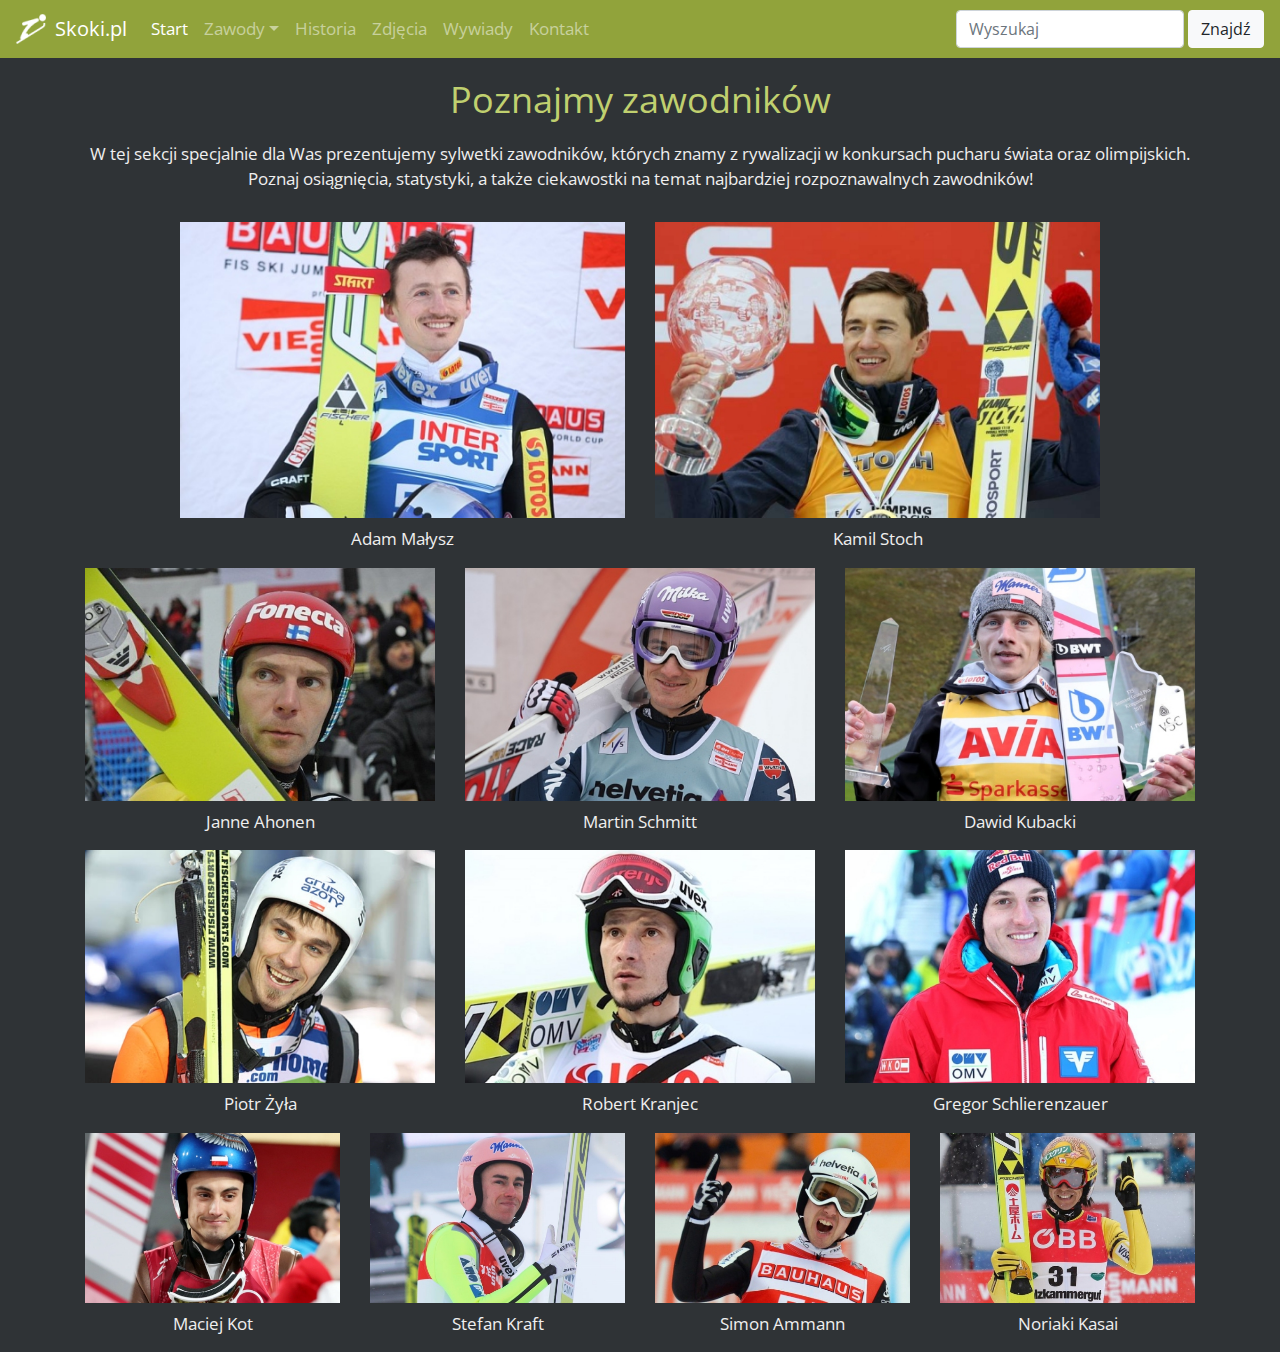
<file: index.html>
<!DOCTYPE html>
<html lang="pl">
  <head>
    <meta charset="utf-8" />
    <meta
      name="viewport"
      content="width=device-width, initial-scale=1, shrink-to-fit=no"
    />

    <meta name="description" content="Blog o skokach narciarskich" />
    <meta name="keywords" content="skoki narciarskie, skoczkowie, wyniki" />
    <meta name="author" content="Marek Witkowski" />
    <meta http-equiv="X-Ua-Compatible" content="IE=edge" />
    <title>Skoki narciarskie</title>

    <link rel="stylesheet" href="css/bootstrap.min.css" />
    <link rel="stylesheet" href="main.css" />
    <link
      href="https://fonts.googleapis.com/css?family=Open+Sans:400,700&amp;subset=latin-ext"
      rel="stylesheet"
    />
  </head>

  <body>
    <header>
      <nav class="navbar navbar-expand-lg navbar-dark bg-jumpers">
        <a href="#" class="navbar-brand">
          <img
            src="./img/logo.png"
            width="30"
            height="30"
            alt=""
            class="d-inline-block mr-1 align-bottom"
            loading="lazy"
          />
          Skoki.pl</a
        >

        <button
          class="navbar-toggler"
          type="button"
          data-toggle="collapse"
          data-target="#main-menu"
          aria-controls="main-manu"
          aria-expanded="false"
          aria-label="nav-toggler"
        >
          <span class="navbar-toggler-icon"></span>
        </button>

        <div class="collapse navbar-collapse" id="main-menu">
          <ul class="navbar-nav mr-auto">
            <li class="nav-item active">
              <a href="#" class="nav-link">Start</a>
            </li>
            <li class="nav-item dropdown">
              <a
                href="#"
                class="nav-link dropdown-toggle"
                data-toggle="dropdown"
                role="button"
                aria-expanded="false"
                aria-haspopup="true"
                id="submenu"
                >Zawody</a
              >
              <div class="dropdown-menu" aria-labelledby="submenu">
                <a href="#" class="dropdown-item">Terminarz zawodów</a>
                <a href="#" class="dropdown-item">Ranking Pucharu Świata</a>
                <div class="dropdown-divider"></div>
                <a href="#" class="dropdown-item">Sylwetki zawodników</a>
                <a href="#" class="dropdown-item">Skocznie</a>
              </div>
            </li>
            <li class="nav-item">
              <a href="#" class="nav-link">Historia</a>
            </li>
            <li class="nav-item">
              <a href="#" class="nav-link">Zdjęcia</a>
            </li>
            <li class="nav-item">
              <a href="#" class="nav-link">Wywiady</a>
            </li>
            <li class="nav-item">
              <a href="#" class="nav-link">Kontakt</a>
            </li>
          </ul>

          <form action="" class="form-inline">
            <input
              type="search"
              class="form-control mr-1"
              placeholder="Wyszukaj"
              aria-label="Wyszukaj"
            />
            <button class="btn btn-light" type="submit">Znajdź</button>
          </form>
        </div>
      </nav>
    </header>
    <main>
      <section class="jumpers">
        <div class="container">
          <header>
            <h1>Poznajmy zawodników</h1>
            <p>
              W tej sekcji specjalnie dla Was prezentujemy sylwetki zawodników,
              których znamy z rywalizacji w konkursach pucharu świata oraz
              olimpijskich. Poznaj osiągnięcia, statystyki, a także ciekawostki
              na temat najbardziej rozpoznawalnych zawodników!
            </p>
          </header>

          <div class="row">
            <div class="col-sm-6 col-md-5 offset-md-1">
              <figure>
                <a href="Adam_Małysz.html"
                  ><img
                    src="img/malysz.jpg"
                    class="img-fluid"
                    alt="Adam Małysz"
                /></a>
                <figcaption>Adam Małysz</figcaption>
              </figure>
            </div>

            <div class="col-sm-6 col-md-5">
              <figure>
                <a href="Kamil_Stoch.html"
                  ><img src="img/stoch.jpg" class="img-fluid" alt="Kamil Stoch"
                /></a>
                <figcaption>Kamil Stoch</figcaption>
              </figure>
            </div>

            <div class="col-sm-6 col-md-4">
              <figure>
                <a href="#"
                  ><img
                    src="img/ahonen.jpg"
                    class="img-fluid"
                    alt="Janne Ahonen"
                /></a>
                <figcaption>Janne Ahonen</figcaption>
              </figure>
            </div>

            <div class="col-sm-6 col-md-4">
              <figure>
                <a href="#"
                  ><img
                    src="img/schmitt.jpg"
                    class="img-fluid"
                    alt="Martin Schmitt"
                /></a>
                <figcaption>Martin Schmitt</figcaption>
              </figure>
            </div>

            <div class="col-sm-6 col-md-4">
              <figure>
                <a href="#"
                  ><img
                    src="img/kubacki.jpg"
                    class="img-fluid"
                    alt="Dawid Kubacki"
                /></a>
                <figcaption>Dawid Kubacki</figcaption>
              </figure>
            </div>

            <div class="col-sm-6 col-md-4">
              <figure>
                <a href="#"
                  ><img src="img/zyla.jpg" class="img-fluid" alt="Piotr Żyła"
                /></a>
                <figcaption>Piotr Żyła</figcaption>
              </figure>
            </div>

            <div class="col-sm-6 col-md-4">
              <figure>
                <a href="#"
                  ><img
                    src="img/kranjec.jpg"
                    class="img-fluid"
                    alt="Robert Kranjec"
                /></a>
                <figcaption>Robert Kranjec</figcaption>
              </figure>
            </div>

            <div class="col-sm-6 col-md-4">
              <figure>
                <a href="#"
                  ><img
                    class="img-fluid"
                    src="img/schlierenzauer.jpg"
                    alt="Gregor Schlierenzauer"
                /></a>
                <figcaption>Gregor Schlierenzauer</figcaption>
              </figure>
            </div>

            <div class="col-sm-6 col-md-3">
              <figure>
                <a href="#"
                  ><img src="img/kot.jpg" class="img-fluid" alt="Maciej Kot"
                /></a>
                <figcaption>Maciej Kot</figcaption>
              </figure>
            </div>

            <div class="col-sm-6 col-md-3">
              <figure>
                <a href="#"
                  ><img
                    src="img/kraft.jpg"
                    class="img-fluid"
                    alt="Stefan Kraft"
                /></a>
                <figcaption>Stefan Kraft</figcaption>
              </figure>
            </div>

            <div class="col-sm-6 col-md-3">
              <figure>
                <a href="#"
                  ><img
                    src="img/ammann.jpg"
                    class="img-fluid"
                    alt="Simon Ammann"
                /></a>
                <figcaption>Simon Ammann</figcaption>
              </figure>
            </div>

            <div class="col-sm-6 col-md-3">
              <figure>
                <a href="#"
                  ><img
                    src="img/kasai.jpg"
                    class="img-fluid"
                    alt="Noriaki Kasai"
                /></a>
                <figcaption>Noriaki Kasai</figcaption>
              </figure>
            </div>
          </div>
        </div>
      </section>
    </main>
    <script
      src="https://code.jquery.com/jquery-3.5.1.slim.min.js"
      integrity="sha384-DfXdz2htPH0lsSSs5nCTpuj/zy4C+OGpamoFVy38MVBnE+IbbVYUew+OrCXaRkfj"
      crossorigin="anonymous"
    ></script>
    <script
      src="https://cdn.jsdelivr.net/npm/popper.js@1.16.0/dist/umd/popper.min.js"
      integrity="sha384-Q6E9RHvbIyZFJoft+2mJbHaEWldlvI9IOYy5n3zV9zzTtmI3UksdQRVvoxMfooAo"
      crossorigin="anonymous"
    ></script>
    <script src="js/bootstrap.min.js"></script>
  </body>
</html>
</file>
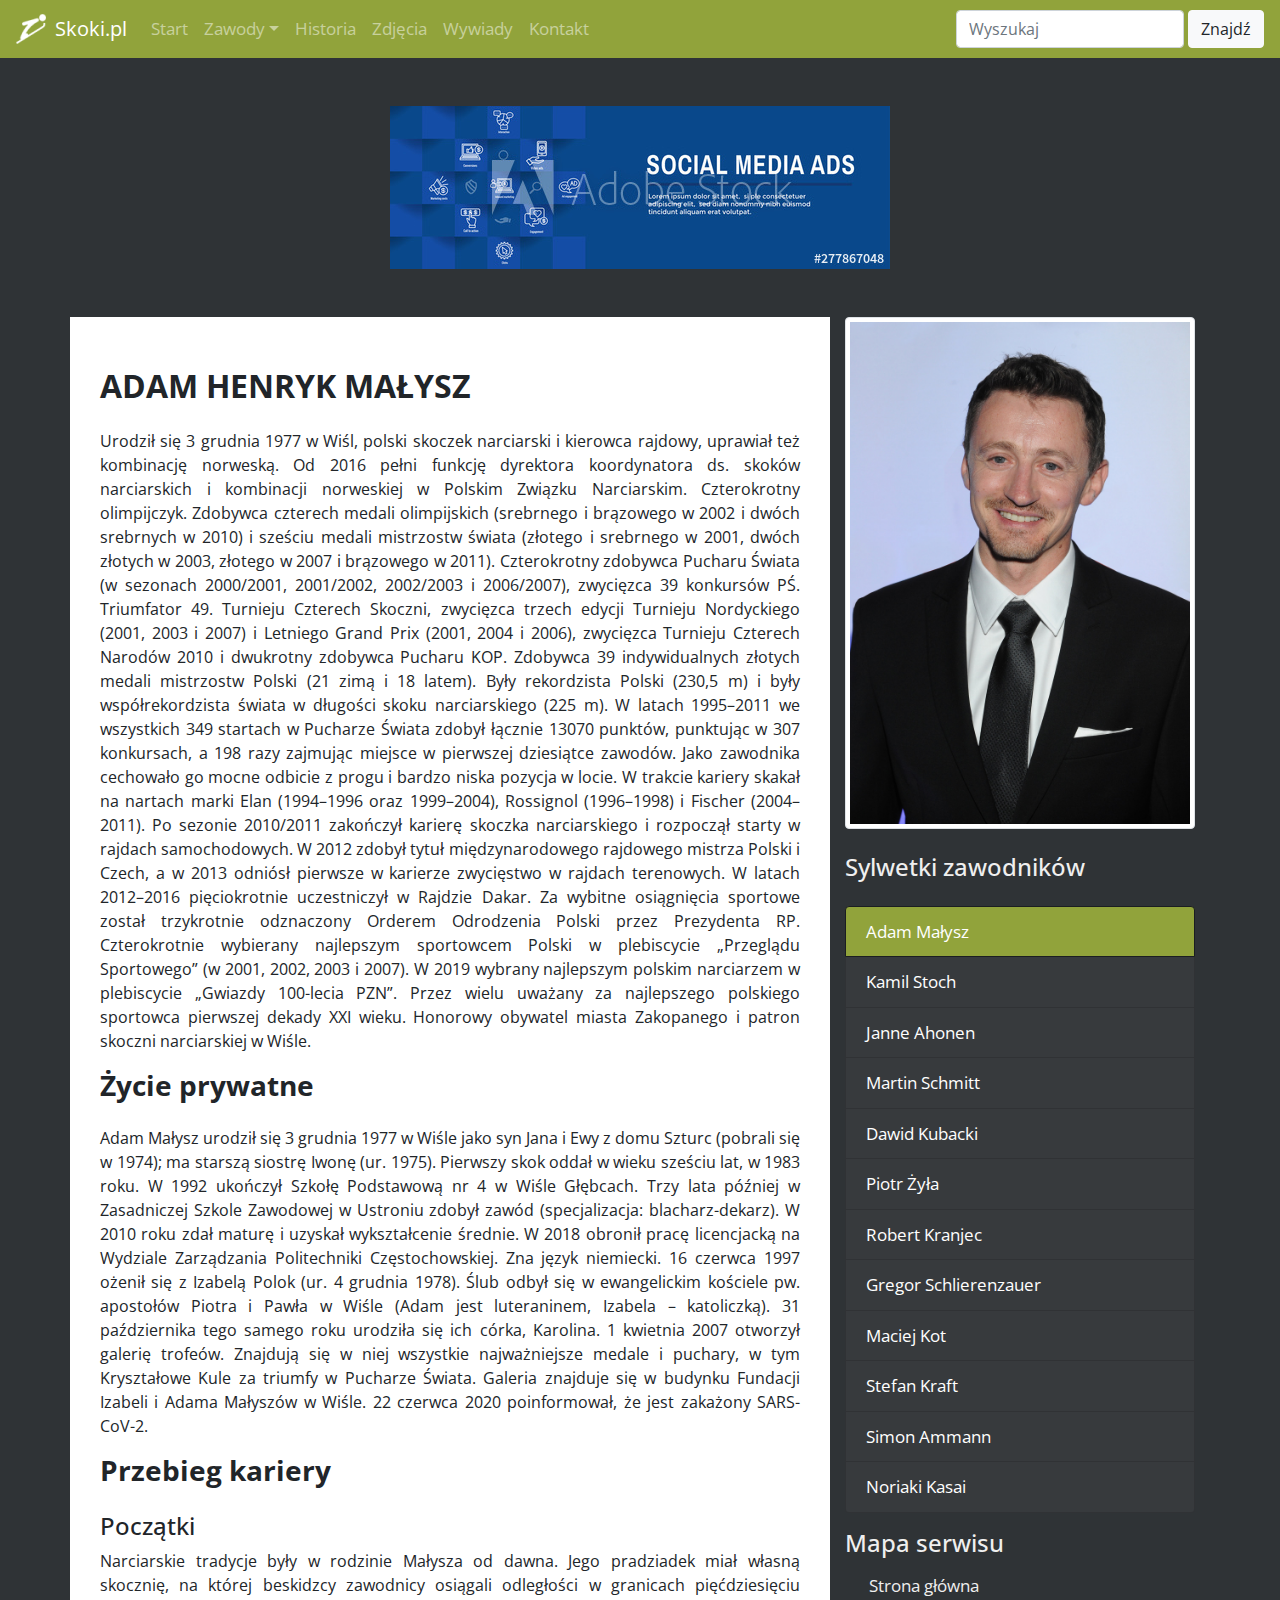
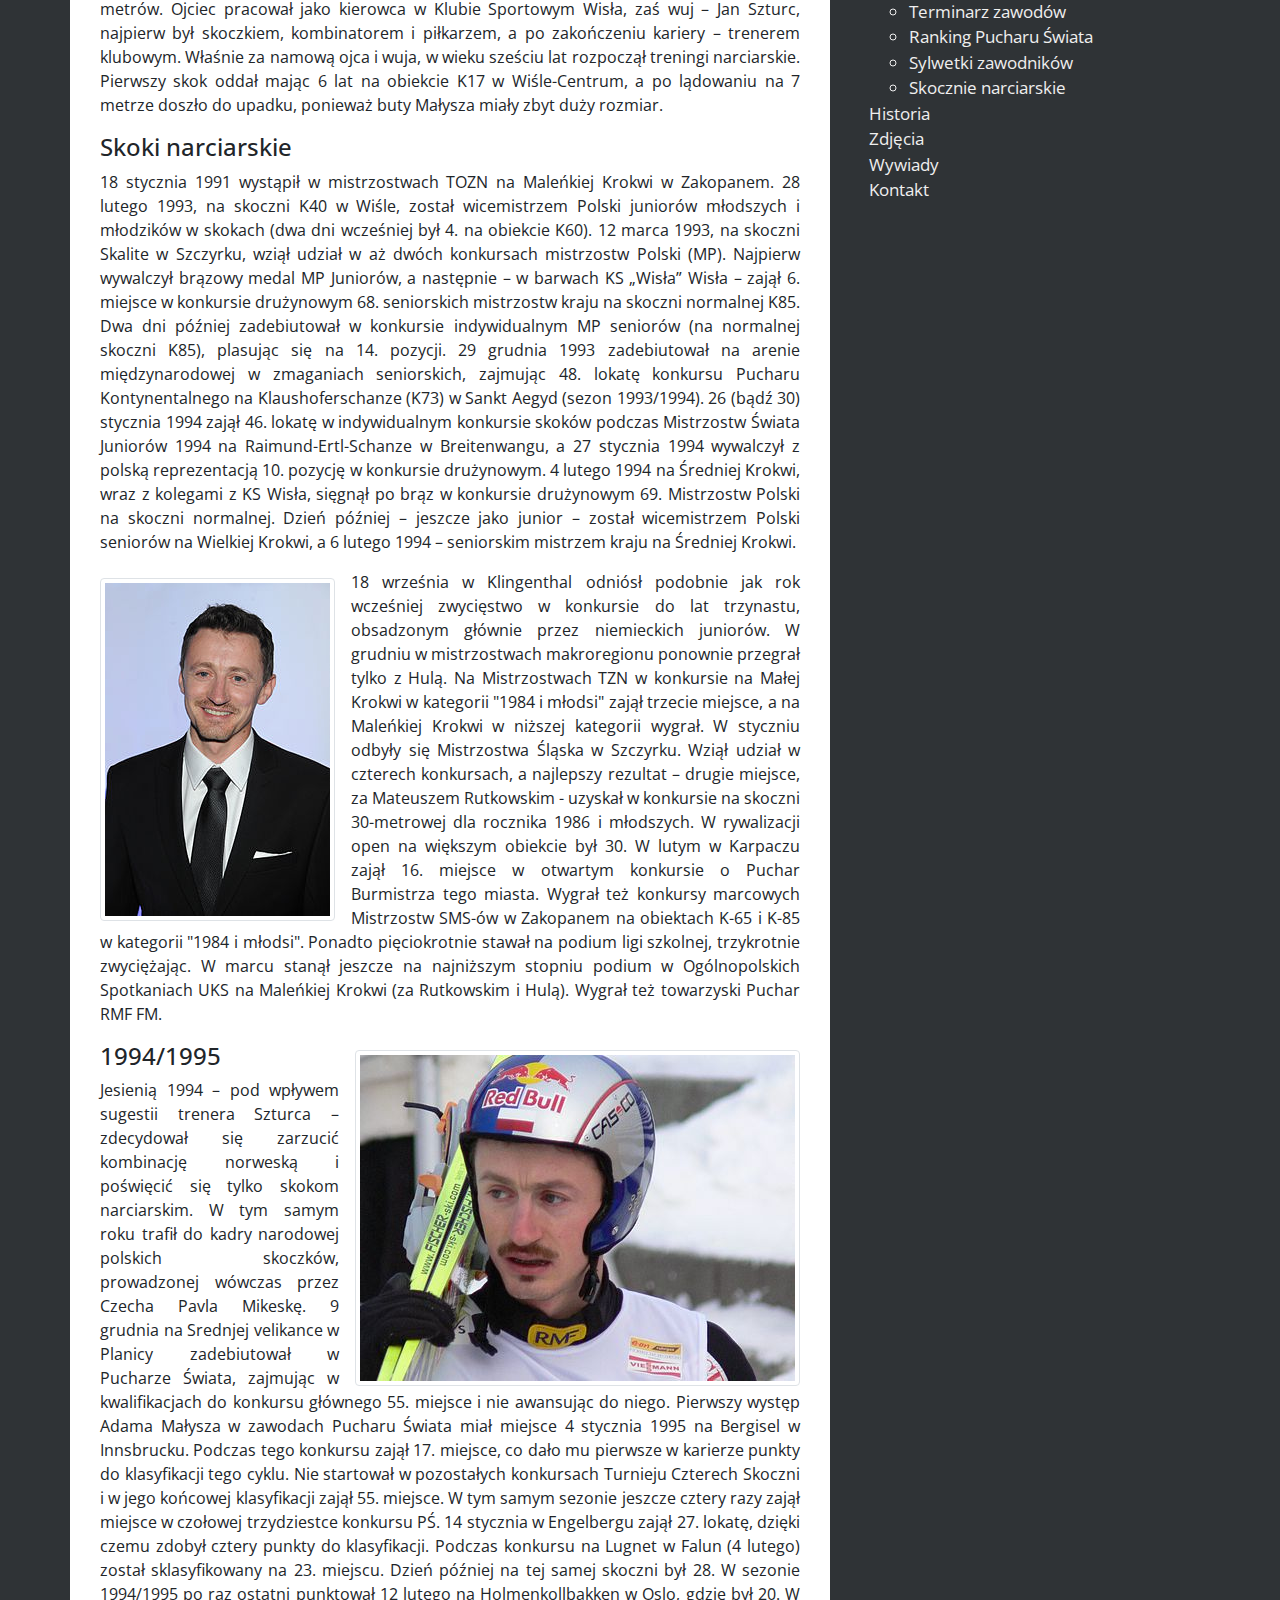
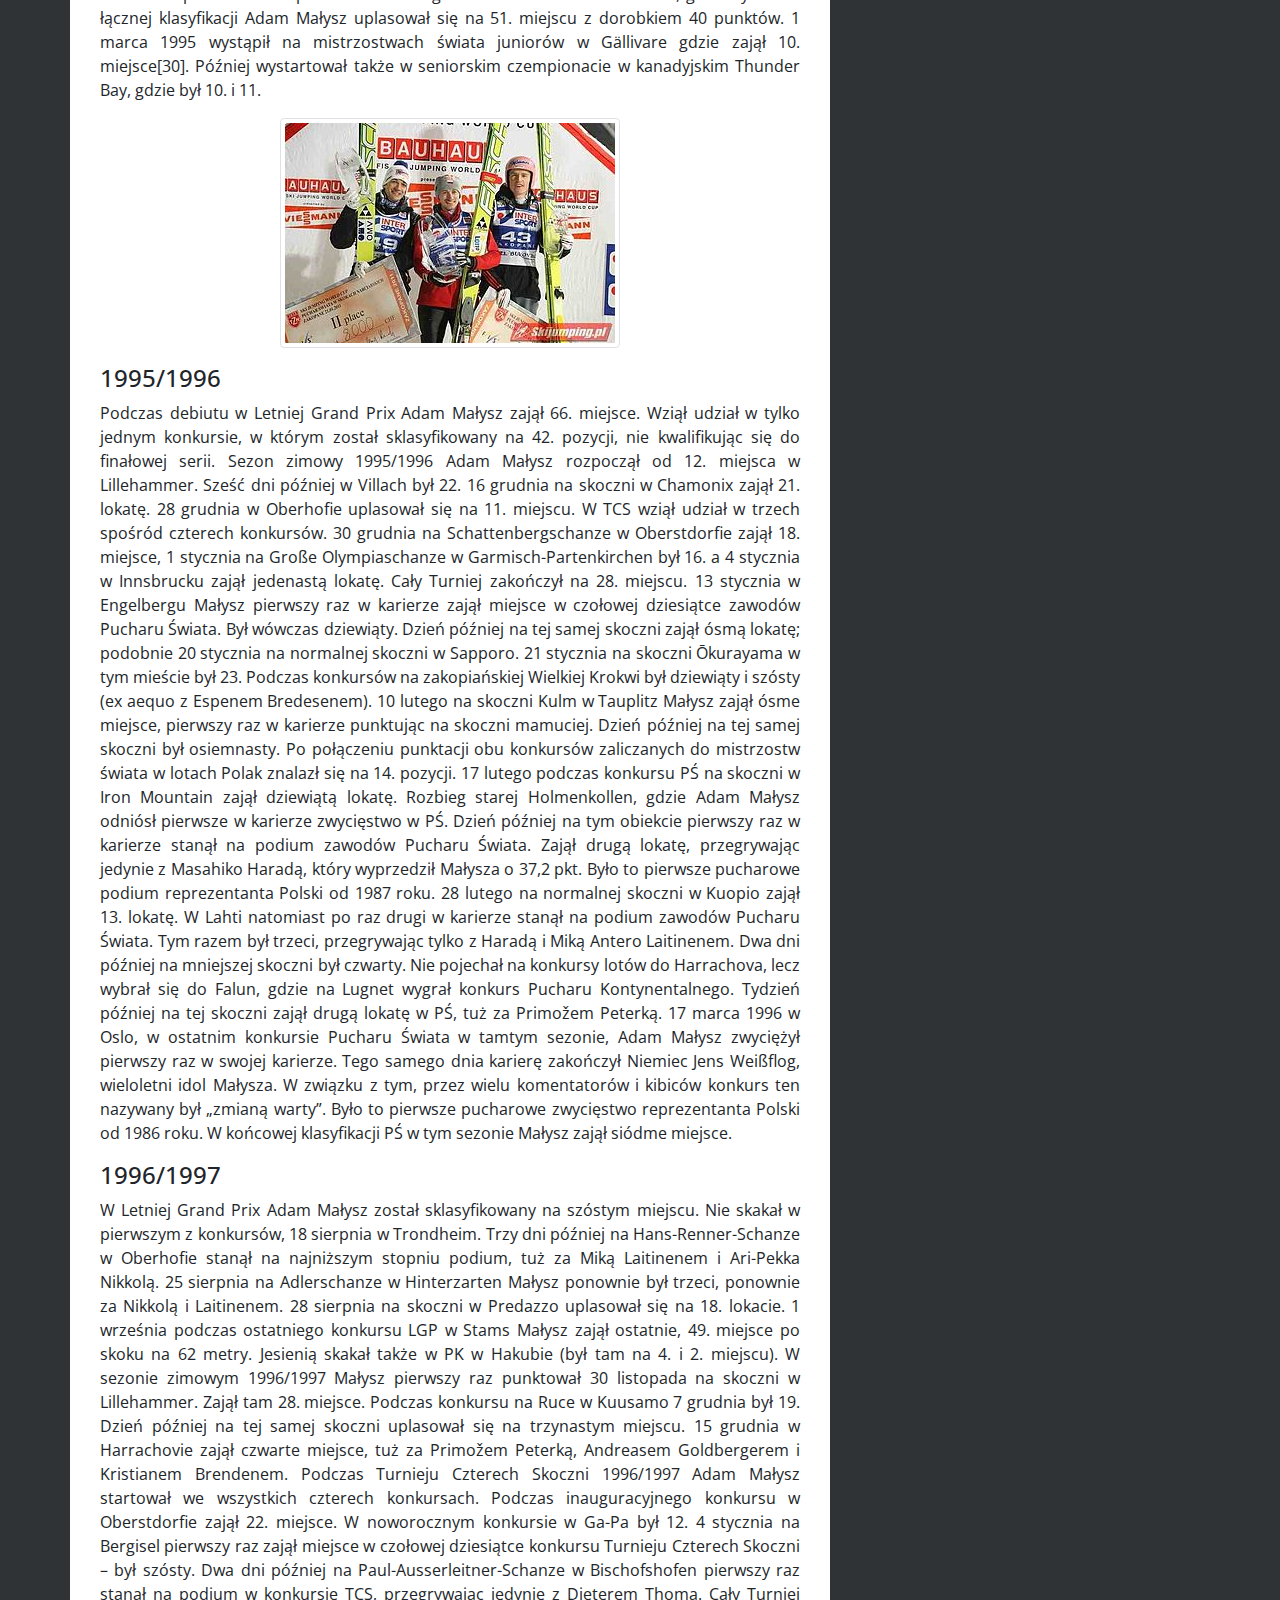
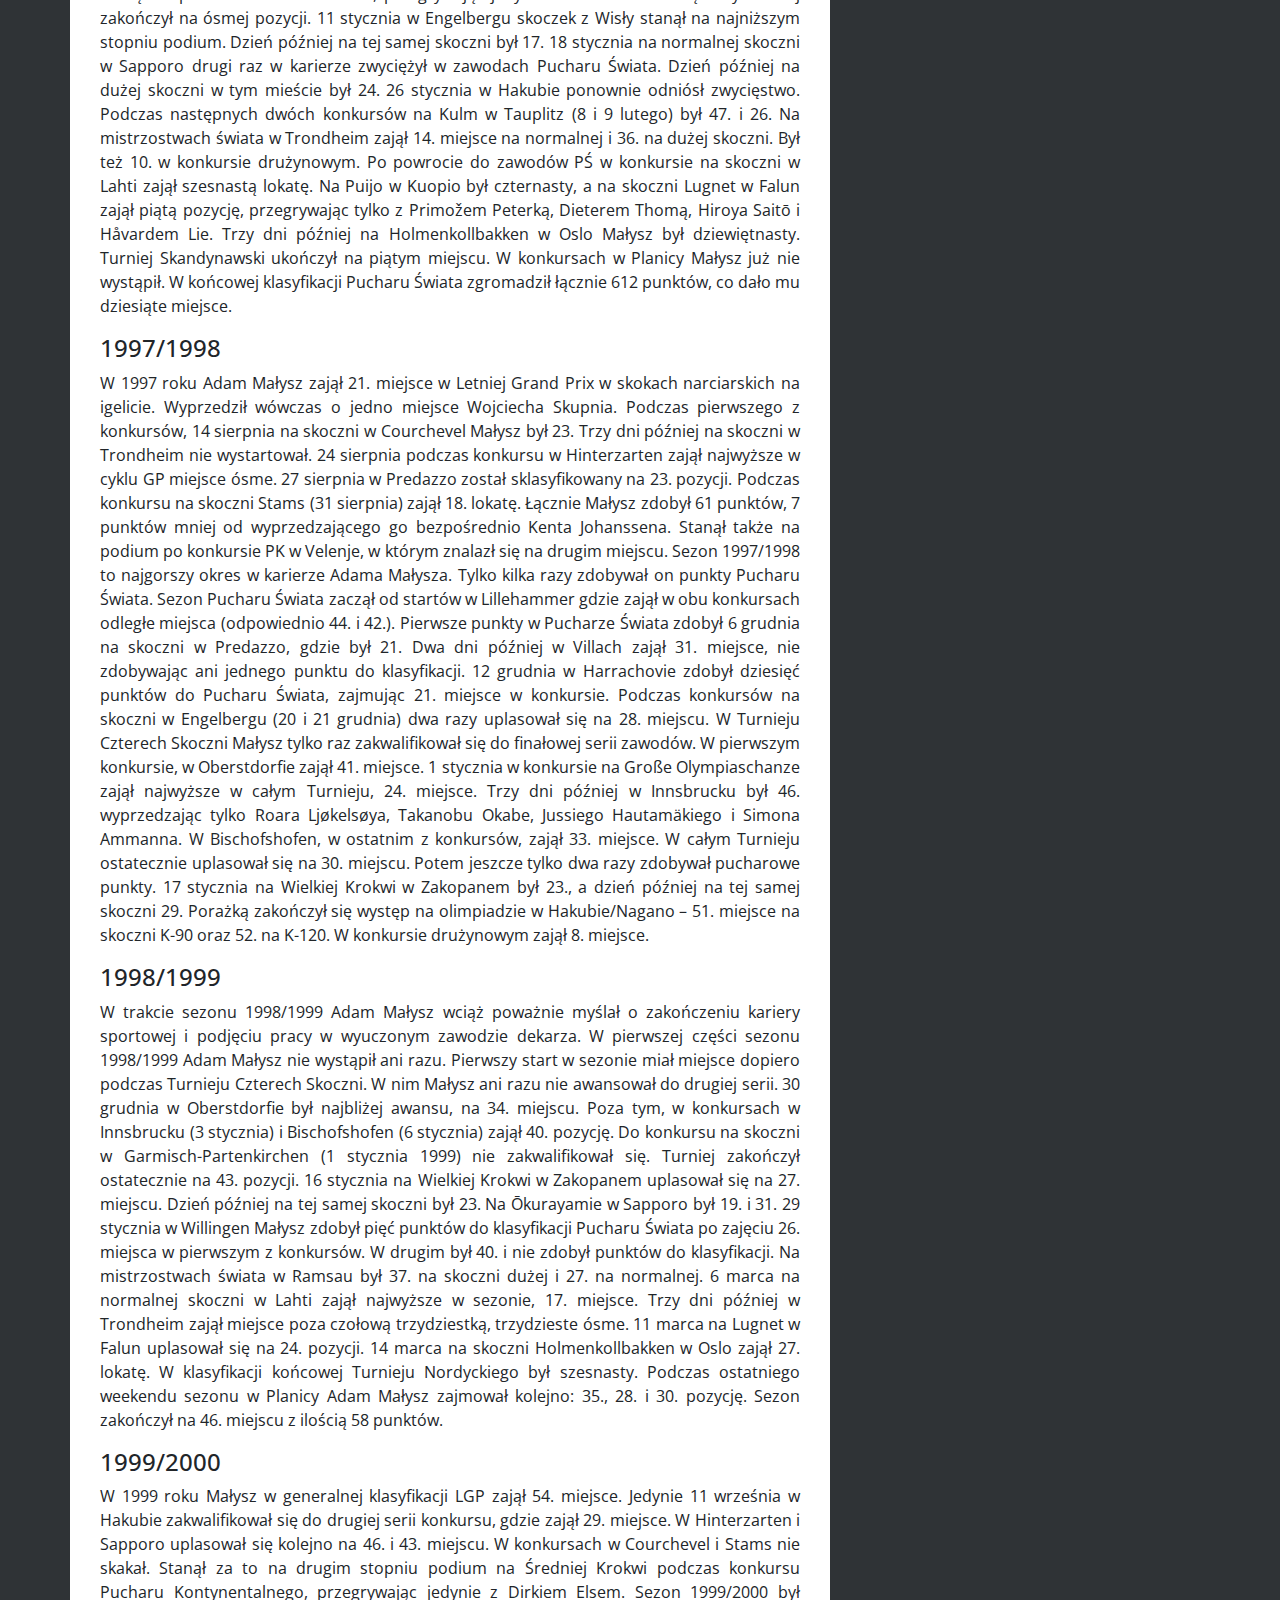
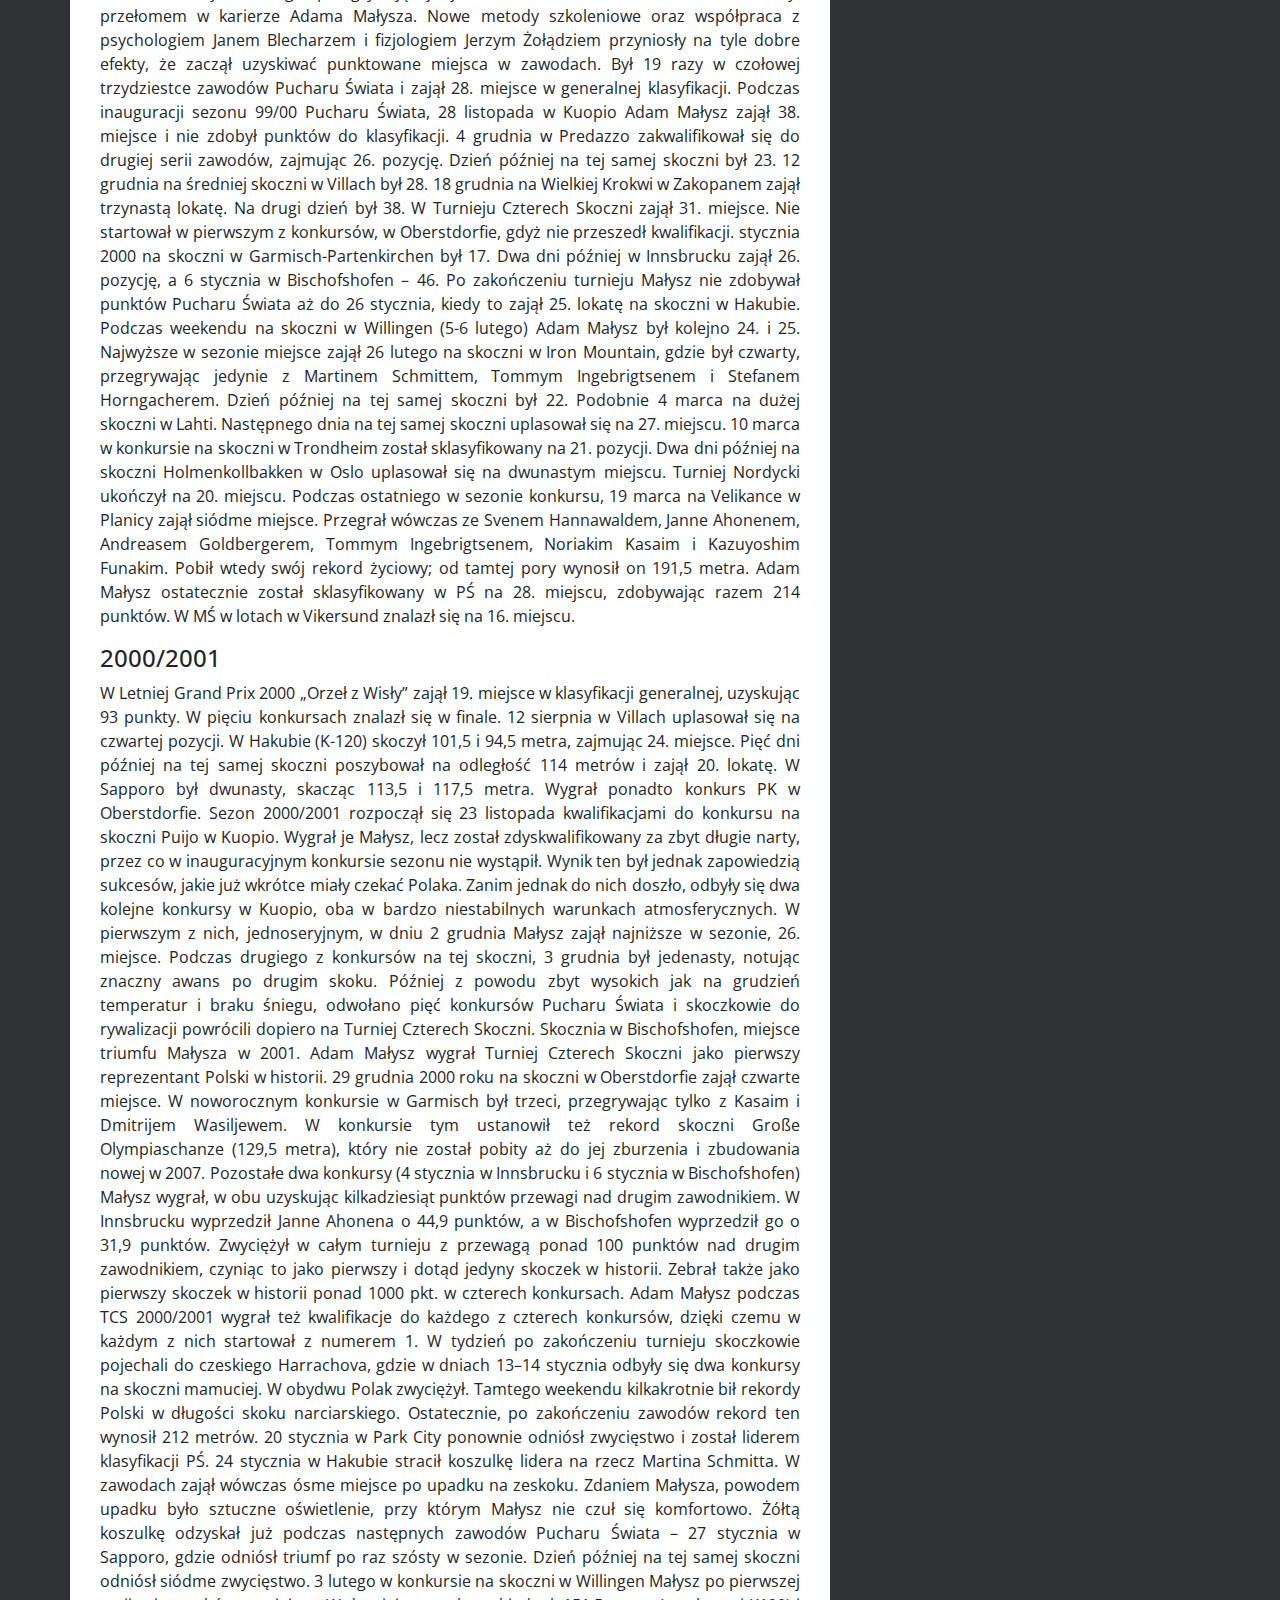
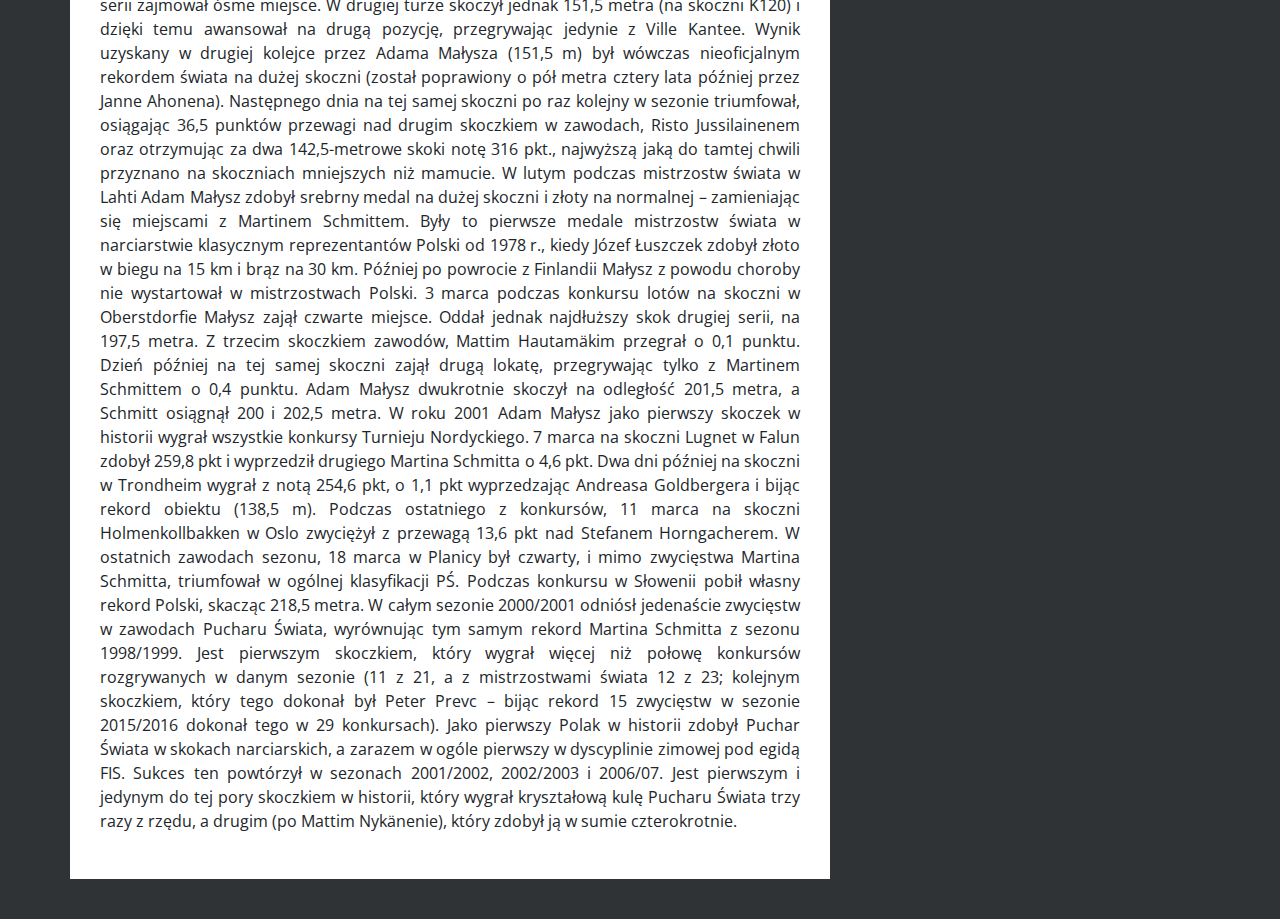
<file: Adam_Małysz.html>
<!DOCTYPE html>
<html lang="pl">
  <head>
    <meta charset="utf-8" />
    <meta
      name="viewport"
      content="width=device-width, initial-scale=1, shrink-to-fit=no"
    />

    <meta name="description" content="Blog o skokach narciarskich" />
    <meta name="keywords" content="skoki narciarskie, skoczkowie, wyniki" />
    <meta name="author" content="Marek Witkowski" />
    <meta http-equiv="X-Ua-Compatible" content="IE=edge" />
    <title>Skoki narciarskie</title>

    <link rel="stylesheet" href="css/bootstrap.min.css" />
    <link rel="stylesheet" href="main.css" />
    <link
      href="https://fonts.googleapis.com/css?family=Open+Sans:300,400,700&amp;subset=latin-ext"
      rel="stylesheet"
    />
  </head>

  <body>
    <header>
      <nav class="navbar navbar-expand-lg navbar-dark bg-jumpers">
        <a href="#" class="navbar-brand">
          <img
            src="./img/logo.png"
            width="30"
            height="30"
            alt=""
            class="d-inline-block mr-1 align-bottom"
            loading="lazy"
          />
          Skoki.pl</a
        >

        <button
          class="navbar-toggler"
          type="button"
          data-toggle="collapse"
          data-target="#main-menu"
          aria-controls="main-manu"
          aria-expanded="false"
          aria-label="nav-toggler"
        >
          <span class="navbar-toggler-icon"></span>
        </button>

        <div class="collapse navbar-collapse" id="main-menu">
          <ul class="navbar-nav mr-auto">
            <li class="nav-item">
              <a href="#" class="nav-link">Start</a>
            </li>
            <li class="nav-item dropdown">
              <a
                href="#"
                class="nav-link dropdown-toggle"
                data-toggle="dropdown"
                role="button"
                aria-expanded="false"
                aria-haspopup="true"
                id="submenu"
                >Zawody</a
              >
              <div class="dropdown-menu" aria-labelledby="submenu">
                <a href="#" class="dropdown-item">Terminarz zawodów</a>
                <a href="#" class="dropdown-item">Ranking Pucharu Świata</a>
                <div class="dropdown-divider"></div>
                <a href="#" class="dropdown-item">Sylwetki zawodników</a>
                <a href="#" class="dropdown-item">Skocznie</a>
              </div>
            </li>
            <li class="nav-item">
              <a href="#" class="nav-link">Historia</a>
            </li>
            <li class="nav-item">
              <a href="#" class="nav-link">Zdjęcia</a>
            </li>
            <li class="nav-item">
              <a href="#" class="nav-link">Wywiady</a>
            </li>
            <li class="nav-item">
              <a href="#" class="nav-link">Kontakt</a>
            </li>
          </ul>

          <form action="" class="form-inline">
            <input
              type="search"
              class="form-control mr-1"
              placeholder="Wyszukaj"
              aria-label="Wyszukaj"
            />
            <button class="btn btn-light" type="submit">Znajdź</button>
          </form>
        </div>
      </nav>
    </header>
    <main>
      <article>
        <div class="container">
          <div class="row">
            <aside class="col-12 text-center my-5">
              <a
                href="https://pl.wikipedia.org/wiki/Adam_Ma%C5%82ysz"
                target="_blank"
              >
                <img
                  src="img/banner.jpg"
                  alt="Życiorys Adama Małysza"
                  class="img-fluid"
                />
              </a>
            </aside>
            <div class="col-lg-8 bg-white text-body jumper-description">
              <header>
                <h1
                  class="h2 text-body font-weight-bold text-uppercase ml-0 mb-4 text-center text-md-left"
                >
                  Adam Henryk Małysz
                </h1>
              </header>
              <p>
                Urodził się 3 grudnia 1977 w Wiśl, polski skoczek narciarski i
                kierowca rajdowy, uprawiał też kombinację norweską. Od 2016
                pełni funkcję dyrektora koordynatora ds. skoków narciarskich i
                kombinacji norweskiej w Polskim Związku Narciarskim.
                Czterokrotny olimpijczyk. Zdobywca czterech medali olimpijskich
                (srebrnego i brązowego w 2002 i dwóch srebrnych w 2010) i
                sześciu medali mistrzostw świata (złotego i srebrnego w 2001,
                dwóch złotych w 2003, złotego w 2007 i brązowego w 2011).
                Czterokrotny zdobywca Pucharu Świata (w sezonach 2000/2001,
                2001/2002, 2002/2003 i 2006/2007), zwycięzca 39 konkursów PŚ.
                Triumfator 49. Turnieju Czterech Skoczni, zwycięzca trzech
                edycji Turnieju Nordyckiego (2001, 2003 i 2007) i Letniego Grand
                Prix (2001, 2004 i 2006), zwycięzca Turnieju Czterech Narodów
                2010 i dwukrotny zdobywca Pucharu KOP. Zdobywca 39
                indywidualnych złotych medali mistrzostw Polski (21 zimą i 18
                latem). Były rekordzista Polski (230,5 m) i były
                współrekordzista świata w długości skoku narciarskiego (225 m).
                W latach 1995–2011 we wszystkich 349 startach w Pucharze Świata
                zdobył łącznie 13070 punktów, punktując w 307 konkursach, a 198
                razy zajmując miejsce w pierwszej dziesiątce zawodów. Jako
                zawodnika cechowało go mocne odbicie z progu i bardzo niska
                pozycja w locie. W trakcie kariery skakał na nartach marki Elan
                (1994–1996 oraz 1999–2004), Rossignol (1996–1998) i Fischer
                (2004–2011). Po sezonie 2010/2011 zakończył karierę skoczka
                narciarskiego i rozpoczął starty w rajdach samochodowych. W 2012
                zdobył tytuł międzynarodowego rajdowego mistrza Polski i Czech,
                a w 2013 odniósł pierwsze w karierze zwycięstwo w rajdach
                terenowych. W latach 2012–2016 pięciokrotnie uczestniczył w
                Rajdzie Dakar. Za wybitne osiągnięcia sportowe został
                trzykrotnie odznaczony Orderem Odrodzenia Polski przez
                Prezydenta RP. Czterokrotnie wybierany najlepszym sportowcem
                Polski w plebiscycie „Przeglądu Sportowego” (w 2001, 2002, 2003
                i 2007). W 2019 wybrany najlepszym polskim narciarzem w
                plebiscycie „Gwiazdy 100-lecia PZN”. Przez wielu uważany za
                najlepszego polskiego sportowca pierwszej dekady XXI wieku.
                Honorowy obywatel miasta Zakopanego i patron skoczni
                narciarskiej w Wiśle.
              </p>

              <h2 class="h3 font-weight-bold mb-4">Życie prywatne</h2>

              <p>
                Adam Małysz urodził się 3 grudnia 1977 w Wiśle jako syn Jana i
                Ewy z domu Szturc (pobrali się w 1974); ma starszą siostrę Iwonę
                (ur. 1975). Pierwszy skok oddał w wieku sześciu lat, w 1983
                roku. W 1992 ukończył Szkołę Podstawową nr 4 w Wiśle Głębcach.
                Trzy lata później w Zasadniczej Szkole Zawodowej w Ustroniu
                zdobył zawód (specjalizacja: blacharz-dekarz). W 2010 roku zdał
                maturę i uzyskał wykształcenie średnie. W 2018 obronił pracę
                licencjacką na Wydziale Zarządzania Politechniki
                Częstochowskiej. Zna język niemiecki. 16 czerwca 1997 ożenił się
                z Izabelą Polok (ur. 4 grudnia 1978). Ślub odbył się w
                ewangelickim kościele pw. apostołów Piotra i Pawła w Wiśle (Adam
                jest luteraninem, Izabela – katoliczką). 31 października tego
                samego roku urodziła się ich córka, Karolina. 1 kwietnia 2007
                otworzył galerię trofeów. Znajdują się w niej wszystkie
                najważniejsze medale i puchary, w tym Kryształowe Kule za
                triumfy w Pucharze Świata. Galeria znajduje się w budynku
                Fundacji Izabeli i Adama Małyszów w Wiśle. 22 czerwca 2020
                poinformował, że jest zakażony SARS-CoV-2.
              </p>

              <h2 class="h3 font-weight-bold mb-4">Przebieg kariery</h2>

              <p>
               <h4>Początki</h4>
                Narciarskie tradycje były w rodzinie Małysza od dawna.
                Jego pradziadek miał własną skocznię, na której beskidzcy
                zawodnicy osiągali odległości w granicach pięćdziesięciu metrów.
                Ojciec pracował jako kierowca w Klubie Sportowym Wisła, zaś wuj
                – Jan Szturc, najpierw był skoczkiem, kombinatorem i piłkarzem,
                a po zakończeniu kariery – trenerem klubowym. Właśnie za namową
                ojca i wuja, w wieku sześciu lat rozpoczął treningi
                narciarskie. Pierwszy skok oddał mając 6 lat na obiekcie K17
                w Wiśle-Centrum, a po lądowaniu na 7 metrze doszło do upadku,
                ponieważ buty Małysza miały zbyt duży rozmiar.
              </p>

              <p>
                <h4>Skoki narciarskie</h4>
                18 stycznia 1991 wystąpił w mistrzostwach TOZN na Maleńkiej Krokwi w Zakopanem. 28 lutego 1993, na skoczni K40 w Wiśle, został wicemistrzem Polski juniorów młodszych i młodzików w skokach (dwa dni wcześniej był 4. na obiekcie K60). 12 marca 1993, na skoczni Skalite w Szczyrku, wziął udział w aż dwóch konkursach mistrzostw Polski (MP). Najpierw wywalczył brązowy medal MP Juniorów, a następnie – w barwach KS „Wisła” Wisła – zajął 6. miejsce w konkursie drużynowym 68. seniorskich mistrzostw kraju na skoczni normalnej K85. Dwa dni później zadebiutował w konkursie indywidualnym MP seniorów (na normalnej skoczni K85), plasując się na 14. pozycji. 29 grudnia 1993 zadebiutował na arenie międzynarodowej w zmaganiach seniorskich, zajmując 48. lokatę konkursu Pucharu Kontynentalnego na Klaushoferschanze (K73) w Sankt Aegyd (sezon 1993/1994). 26 (bądź 30) stycznia 1994 zajął 46. lokatę w indywidualnym konkursie skoków podczas Mistrzostw Świata Juniorów 1994 na Raimund-Ertl-Schanze w Breitenwangu, a 27 stycznia 1994 wywalczył z polską reprezentacją 10. pozycję w konkursie drużynowym. 4 lutego 1994 na Średniej Krokwi, wraz z kolegami z KS Wisła, sięgnął po brąz w konkursie drużynowym 69. Mistrzostw Polski na skoczni normalnej. Dzień później – jeszcze jako junior – został wicemistrzem Polski seniorów na Wielkiej Krokwi, a 6 lutego 1994 – seniorskim mistrzem kraju na Średniej Krokwi.
              </p>

              <img
                src="img/Adam_Malysz1.jpg"
                class="img-thumbnail float-left mr-3 mt-2"
                alt="Adam Małysz"
              />

              <p>
                18 września w Klingenthal odniósł podobnie jak rok wcześniej
                zwycięstwo w konkursie do lat trzynastu, obsadzonym głównie
                przez niemieckich juniorów. W grudniu w mistrzostwach
                makroregionu ponownie przegrał tylko z Hulą. Na Mistrzostwach
                TZN w konkursie na Małej Krokwi w kategorii "1984 i młodsi"
                zajął trzecie miejsce, a na Maleńkiej Krokwi w niższej kategorii
                wygrał. W styczniu odbyły się Mistrzostwa Śląska w Szczyrku.
                Wziął udział w czterech konkursach, a najlepszy rezultat –
                drugie miejsce, za Mateuszem Rutkowskim - uzyskał w konkursie na
                skoczni 30-metrowej dla rocznika 1986 i młodszych. W rywalizacji
                open na większym obiekcie był 30. W lutym w Karpaczu zajął 16.
                miejsce w otwartym konkursie o Puchar Burmistrza tego miasta.
                Wygrał też konkursy marcowych Mistrzostw SMS-ów w Zakopanem na
                obiektach K-65 i K-85 w kategorii "1984 i młodsi". Ponadto
                pięciokrotnie stawał na podium ligi szkolnej, trzykrotnie
                zwyciężając. W marcu stanął jeszcze na najniższym stopniu podium
                w Ogólnopolskich Spotkaniach UKS na Maleńkiej Krokwi (za
                Rutkowskim i Hulą). Wygrał też towarzyski Puchar RMF FM.
              </p>

              <img
                src="img/Adam_Malysz_(2).jpg"
                class="img-thumbnail float-right ml-3 mt-2"
                alt="Adam Małysz"
              />
              <p>
               <h4>1994/1995</h4>
                Jesienią 1994 – pod wpływem sugestii trenera Szturca – zdecydował się zarzucić kombinację norweską i poświęcić się tylko skokom narciarskim. W tym samym roku trafił do kadry narodowej polskich skoczków, prowadzonej wówczas przez Czecha Pavla Mikeskę. 9 grudnia na Srednjej velikance w Planicy zadebiutował w Pucharze Świata, zajmując w kwalifikacjach do konkursu głównego 55. miejsce i nie awansując do niego.

                Pierwszy występ Adama Małysza w zawodach Pucharu Świata miał miejsce 4 stycznia 1995 na Bergisel w Innsbrucku. Podczas tego konkursu zajął 17. miejsce, co dało mu pierwsze w karierze punkty do klasyfikacji tego cyklu. Nie startował w pozostałych konkursach Turnieju Czterech Skoczni i w jego końcowej klasyfikacji zajął 55. miejsce. W tym samym sezonie jeszcze cztery razy zajął miejsce w czołowej trzydziestce konkursu PŚ. 14 stycznia w Engelbergu zajął 27. lokatę, dzięki czemu zdobył cztery punkty do klasyfikacji. Podczas konkursu na Lugnet w Falun (4 lutego) został sklasyfikowany na 23. miejscu. Dzień później na tej samej skoczni był 28. W sezonie 1994/1995 po raz ostatni punktował 12 lutego na Holmenkollbakken w Oslo, gdzie był 20. W łącznej klasyfikacji Adam Małysz uplasował się na 51. miejscu z dorobkiem 40 punktów.

                1 marca 1995 wystąpił na mistrzostwach świata juniorów w Gällivare gdzie zajął 10. miejsce[30]. Później wystartował także w seniorskim czempionacie w kanadyjskim Thunder Bay, gdzie był 10. i 11.
              </p>

              <img
                src="img/adam malysz druzynowo.JPG"
                class="img-thumbnail mb-3 d-block mx-auto"
                alt="drużyna 2013"
              />
              <p>
               <h4>1995/1996</h4>
                Podczas debiutu w Letniej Grand Prix Adam Małysz zajął 66. miejsce. Wziął udział w tylko jednym konkursie, w którym został sklasyfikowany na 42. pozycji, nie kwalifikując się do finałowej serii.

                Sezon zimowy 1995/1996 Adam Małysz rozpoczął od 12. miejsca w Lillehammer. Sześć dni później w Villach był 22. 16 grudnia na skoczni w Chamonix zajął 21. lokatę. 28 grudnia w Oberhofie uplasował się na 11. miejscu.

                W TCS wziął udział w trzech spośród czterech konkursów. 30 grudnia na Schattenbergschanze w Oberstdorfie zajął 18. miejsce, 1 stycznia na Große Olympiaschanze w Garmisch-Partenkirchen był 16. a 4 stycznia w Innsbrucku zajął jedenastą lokatę. Cały Turniej zakończył na 28. miejscu.

                13 stycznia w Engelbergu Małysz pierwszy raz w karierze zajął miejsce w czołowej dziesiątce zawodów Pucharu Świata. Był wówczas dziewiąty. Dzień później na tej samej skoczni zajął ósmą lokatę; podobnie 20 stycznia na normalnej skoczni w Sapporo. 21 stycznia na skoczni Ōkurayama w tym mieście był 23. Podczas konkursów na zakopiańskiej Wielkiej Krokwi był dziewiąty i szósty (ex aequo z Espenem Bredesenem). 10 lutego na skoczni Kulm w Tauplitz Małysz zajął ósme miejsce, pierwszy raz w karierze punktując na skoczni mamuciej. Dzień później na tej samej skoczni był osiemnasty. Po połączeniu punktacji obu konkursów zaliczanych do mistrzostw świata w lotach Polak znalazł się na 14. pozycji. 17 lutego podczas konkursu PŚ na skoczni w Iron Mountain zajął dziewiątą lokatę.


                Rozbieg starej Holmenkollen, gdzie Adam Małysz odniósł pierwsze w karierze zwycięstwo w PŚ.
                Dzień później na tym obiekcie pierwszy raz w karierze stanął na podium zawodów Pucharu Świata. Zajął drugą lokatę, przegrywając jedynie z Masahiko Haradą, który wyprzedził Małysza o 37,2 pkt. Było to pierwsze pucharowe podium reprezentanta Polski od 1987 roku. 28 lutego na normalnej skoczni w Kuopio zajął 13. lokatę. W Lahti natomiast po raz drugi w karierze stanął na podium zawodów Pucharu Świata. Tym razem był trzeci, przegrywając tylko z Haradą i Miką Antero Laitinenem. Dwa dni później na mniejszej skoczni był czwarty. Nie pojechał na konkursy lotów do Harrachova, lecz wybrał się do Falun, gdzie na Lugnet wygrał konkurs Pucharu Kontynentalnego. Tydzień później na tej skoczni zajął drugą lokatę w PŚ, tuż za Primožem Peterką.

                17 marca 1996 w Oslo, w ostatnim konkursie Pucharu Świata w tamtym sezonie, Adam Małysz zwyciężył pierwszy raz w swojej karierze. Tego samego dnia karierę zakończył Niemiec Jens Weißflog, wieloletni idol Małysza. W związku z tym, przez wielu komentatorów i kibiców konkurs ten nazywany był „zmianą warty”. Było to pierwsze pucharowe zwycięstwo reprezentanta Polski od 1986 roku. W końcowej klasyfikacji PŚ w tym sezonie Małysz zajął siódme miejsce.
              </p>

              <p>
               <h4>1996/1997</h4>
                W Letniej Grand Prix Adam Małysz został sklasyfikowany na szóstym miejscu. Nie skakał w pierwszym z konkursów, 18 sierpnia w Trondheim. Trzy dni później na Hans-Renner-Schanze w Oberhofie stanął na najniższym stopniu podium, tuż za Miką Laitinenem i Ari-Pekka Nikkolą. 25 sierpnia na Adlerschanze w Hinterzarten Małysz ponownie był trzeci, ponownie za Nikkolą i Laitinenem. 28 sierpnia na skoczni w Predazzo uplasował się na 18. lokacie. 1 września podczas ostatniego konkursu LGP w Stams Małysz zajął ostatnie, 49. miejsce po skoku na 62 metry. Jesienią skakał także w PK w Hakubie (był tam na 4. i 2. miejscu).

                W sezonie zimowym 1996/1997 Małysz pierwszy raz punktował 30 listopada na skoczni w Lillehammer. Zajął tam 28. miejsce. Podczas konkursu na Ruce w Kuusamo 7 grudnia był 19. Dzień później na tej samej skoczni uplasował się na trzynastym miejscu. 15 grudnia w Harrachovie zajął czwarte miejsce, tuż za Primožem Peterką, Andreasem Goldbergerem i Kristianem Brendenem.

                Podczas Turnieju Czterech Skoczni 1996/1997 Adam Małysz startował we wszystkich czterech konkursach. Podczas inauguracyjnego konkursu w Oberstdorfie zajął 22. miejsce. W noworocznym konkursie w Ga-Pa był 12. 4 stycznia na Bergisel pierwszy raz zajął miejsce w czołowej dziesiątce konkursu Turnieju Czterech Skoczni – był szósty. Dwa dni później na Paul-Ausserleitner-Schanze w Bischofshofen pierwszy raz stanął na podium w konkursie TCS, przegrywając jedynie z Dieterem Thomą. Cały Turniej zakończył na ósmej pozycji.

                11 stycznia w Engelbergu skoczek z Wisły stanął na najniższym stopniu podium. Dzień później na tej samej skoczni był 17. 18 stycznia na normalnej skoczni w Sapporo drugi raz w karierze zwyciężył w zawodach Pucharu Świata. Dzień później na dużej skoczni w tym mieście był 24. 26 stycznia w Hakubie ponownie odniósł zwycięstwo. Podczas następnych dwóch konkursów na Kulm w Tauplitz (8 i 9 lutego) był 47. i 26.

                Na mistrzostwach świata w Trondheim zajął 14. miejsce na normalnej i 36. na dużej skoczni. Był też 10. w konkursie drużynowym.

                Po powrocie do zawodów PŚ w konkursie na skoczni w Lahti zajął szesnastą lokatę. Na Puijo w Kuopio był czternasty, a na skoczni Lugnet w Falun zajął piątą pozycję, przegrywając tylko z Primožem Peterką, Dieterem Thomą, Hiroya Saitō i Håvardem Lie. Trzy dni później na Holmenkollbakken w Oslo Małysz był dziewiętnasty. Turniej Skandynawski ukończył na piątym miejscu.

                W konkursach w Planicy Małysz już nie wystąpił. W końcowej klasyfikacji Pucharu Świata zgromadził łącznie 612 punktów, co dało mu dziesiąte miejsce.
              </p>

              <p>
               <h4>1997/1998</h4>
                W 1997 roku Adam Małysz zajął 21. miejsce w Letniej Grand Prix w skokach narciarskich na igelicie. Wyprzedził wówczas o jedno miejsce Wojciecha Skupnia. Podczas pierwszego z konkursów, 14 sierpnia na skoczni w Courchevel Małysz był 23. Trzy dni później na skoczni w Trondheim nie wystartował. 24 sierpnia podczas konkursu w Hinterzarten zajął najwyższe w cyklu GP miejsce ósme. 27 sierpnia w Predazzo został sklasyfikowany na 23. pozycji. Podczas konkursu na skoczni Stams (31 sierpnia) zajął 18. lokatę. Łącznie Małysz zdobył 61 punktów, 7 punktów mniej od wyprzedzającego go bezpośrednio Kenta Johanssena. Stanął także na podium po konkursie PK w Velenje, w którym znalazł się na drugim miejscu.

                Sezon 1997/1998 to najgorszy okres w karierze Adama Małysza. Tylko kilka razy zdobywał on punkty Pucharu Świata. Sezon Pucharu Świata zaczął od startów w Lillehammer gdzie zajął w obu konkursach odległe miejsca (odpowiednio 44. i 42.). Pierwsze punkty w Pucharze Świata zdobył 6 grudnia na skoczni w Predazzo, gdzie był 21. Dwa dni później w Villach zajął 31. miejsce, nie zdobywając ani jednego punktu do klasyfikacji. 12 grudnia w Harrachovie zdobył dziesięć punktów do Pucharu Świata, zajmując 21. miejsce w konkursie. Podczas konkursów na skoczni w Engelbergu (20 i 21 grudnia) dwa razy uplasował się na 28. miejscu.

                W Turnieju Czterech Skoczni Małysz tylko raz zakwalifikował się do finałowej serii zawodów. W pierwszym konkursie, w Oberstdorfie zajął 41. miejsce. 1 stycznia w konkursie na Große Olympiaschanze zajął najwyższe w całym Turnieju, 24. miejsce. Trzy dni później w Innsbrucku był 46. wyprzedzając tylko Roara Ljøkelsøya, Takanobu Okabe, Jussiego Hautamäkiego i Simona Ammanna. W Bischofshofen, w ostatnim z konkursów, zajął 33. miejsce. W całym Turnieju ostatecznie uplasował się na 30. miejscu.

                Potem jeszcze tylko dwa razy zdobywał pucharowe punkty. 17 stycznia na Wielkiej Krokwi w Zakopanem był 23., a dzień później na tej samej skoczni 29. Porażką zakończył się występ na olimpiadzie w Hakubie/Nagano – 51. miejsce na skoczni K-90 oraz 52. na K-120. W konkursie drużynowym zajął 8. miejsce.
              </p>

              <p>
                <h4>1998/1999</h4>
                W trakcie sezonu 1998/1999 Adam Małysz wciąż poważnie myślał o zakończeniu kariery sportowej i podjęciu pracy w wyuczonym zawodzie dekarza.

                W pierwszej części sezonu 1998/1999 Adam Małysz nie wystąpił ani razu. Pierwszy start w sezonie miał miejsce dopiero podczas Turnieju Czterech Skoczni. W nim Małysz ani razu nie awansował do drugiej serii. 30 grudnia w Oberstdorfie był najbliżej awansu, na 34. miejscu. Poza tym, w konkursach w Innsbrucku (3 stycznia) i Bischofshofen (6 stycznia) zajął 40. pozycję. Do konkursu na skoczni w Garmisch-Partenkirchen (1 stycznia 1999) nie zakwalifikował się. Turniej zakończył ostatecznie na 43. pozycji.

                16 stycznia na Wielkiej Krokwi w Zakopanem uplasował się na 27. miejscu. Dzień później na tej samej skoczni był 23. Na Ōkurayamie w Sapporo był 19. i 31. 29 stycznia w Willingen Małysz zdobył pięć punktów do klasyfikacji Pucharu Świata po zajęciu 26. miejsca w pierwszym z konkursów. W drugim był 40. i nie zdobył punktów do klasyfikacji. Na mistrzostwach świata w Ramsau był 37. na skoczni dużej i 27. na normalnej.

                6 marca na normalnej skoczni w Lahti zajął najwyższe w sezonie, 17. miejsce. Trzy dni później w Trondheim zajął miejsce poza czołową trzydziestką, trzydzieste ósme. 11 marca na Lugnet w Falun uplasował się na 24. pozycji. 14 marca na skoczni Holmenkollbakken w Oslo zajął 27. lokatę. W klasyfikacji końcowej Turnieju Nordyckiego był szesnasty.

                Podczas ostatniego weekendu sezonu w Planicy Adam Małysz zajmował kolejno: 35., 28. i 30. pozycję. Sezon zakończył na 46. miejscu z ilością 58 punktów.
              </p>

              <p>
              <h4>1999/2000</h4>
                  W 1999 roku Małysz w generalnej klasyfikacji LGP zajął 54. miejsce. Jedynie 11 września w Hakubie zakwalifikował się do drugiej serii konkursu, gdzie zajął 29. miejsce. W Hinterzarten i Sapporo uplasował się kolejno na 46. i 43. miejscu. W konkursach w Courchevel i Stams nie skakał. Stanął za to na drugim stopniu podium na Średniej Krokwi podczas konkursu Pucharu Kontynentalnego, przegrywając jedynie z Dirkiem Elsem.

                  Sezon 1999/2000 był przełomem w karierze Adama Małysza. Nowe metody szkoleniowe oraz współpraca z psychologiem Janem Blecharzem i fizjologiem Jerzym Żołądziem przyniosły na tyle dobre efekty, że zaczął uzyskiwać punktowane miejsca w zawodach. Był 19 razy w czołowej trzydziestce zawodów Pucharu Świata i zajął 28. miejsce w generalnej klasyfikacji.

                  Podczas inauguracji sezonu 99/00 Pucharu Świata, 28 listopada w Kuopio Adam Małysz zajął 38. miejsce i nie zdobył punktów do klasyfikacji. 4 grudnia w Predazzo zakwalifikował się do drugiej serii zawodów, zajmując 26. pozycję. Dzień później na tej samej skoczni był 23. 12 grudnia na średniej skoczni w Villach był 28. 18 grudnia na Wielkiej Krokwi w Zakopanem zajął trzynastą lokatę. Na drugi dzień był 38.

                  W Turnieju Czterech Skoczni zajął 31. miejsce. Nie startował w pierwszym z konkursów, w Oberstdorfie, gdyż nie przeszedł kwalifikacji. stycznia 2000 na skoczni w Garmisch-Partenkirchen był 17. Dwa dni później w Innsbrucku zajął 26. pozycję, a 6 stycznia w Bischofshofen – 46.

                  Po zakończeniu turnieju Małysz nie zdobywał punktów Pucharu Świata aż do 26 stycznia, kiedy to zajął 25. lokatę na skoczni w Hakubie. Podczas weekendu na skoczni w Willingen (5-6 lutego) Adam Małysz był kolejno 24. i 25. Najwyższe w sezonie miejsce zajął 26 lutego na skoczni w Iron Mountain, gdzie był czwarty, przegrywając jedynie z Martinem Schmittem, Tommym Ingebrigtsenem i Stefanem Horngacherem. Dzień później na tej samej skoczni był 22.

                  Podobnie 4 marca na dużej skoczni w Lahti. Następnego dnia na tej samej skoczni uplasował się na 27. miejscu. 10 marca w konkursie na skoczni w Trondheim został sklasyfikowany na 21. pozycji. Dwa dni później na skoczni Holmenkollbakken w Oslo uplasował się na dwunastym miejscu. Turniej Nordycki ukończył na 20. miejscu.

                  Podczas ostatniego w sezonie konkursu, 19 marca na Velikance w Planicy zajął siódme miejsce. Przegrał wówczas ze Svenem Hannawaldem, Janne Ahonenem, Andreasem Goldbergerem, Tommym Ingebrigtsenem, Noriakim Kasaim i Kazuyoshim Funakim. Pobił wtedy swój rekord życiowy; od tamtej pory wynosił on 191,5 metra. Adam Małysz ostatecznie został sklasyfikowany w PŚ na 28. miejscu, zdobywając razem 214 punktów. W MŚ w lotach w Vikersund znalazł się na 16. miejscu.

              </p>

              <p>
                <h4>
                2000/2001
                </h4>

                W Letniej Grand Prix 2000 „Orzeł z Wisły” zajął 19. miejsce w klasyfikacji generalnej, uzyskując 93 punkty. W pięciu konkursach znalazł się w finale. 12 sierpnia w Villach uplasował się na czwartej pozycji. W Hakubie (K-120) skoczył 101,5 i 94,5 metra, zajmując 24. miejsce. Pięć dni później na tej samej skoczni poszybował na odległość 114 metrów i zajął 20. lokatę. W Sapporo był dwunasty, skacząc 113,5 i 117,5 metra. Wygrał ponadto konkurs PK w Oberstdorfie.

                Sezon 2000/2001 rozpoczął się 23 listopada kwalifikacjami do konkursu na skoczni Puijo w Kuopio. Wygrał je Małysz, lecz został zdyskwalifikowany za zbyt długie narty, przez co w inauguracyjnym konkursie sezonu nie wystąpił. Wynik ten był jednak zapowiedzią sukcesów, jakie już wkrótce miały czekać Polaka. Zanim jednak do nich doszło, odbyły się dwa kolejne konkursy w Kuopio, oba w bardzo niestabilnych warunkach atmosferycznych. W pierwszym z nich, jednoseryjnym, w dniu 2 grudnia Małysz zajął najniższe w sezonie, 26. miejsce. Podczas drugiego z konkursów na tej skoczni, 3 grudnia był jedenasty, notując znaczny awans po drugim skoku. Później z powodu zbyt wysokich jak na grudzień temperatur i braku śniegu, odwołano pięć konkursów Pucharu Świata i skoczkowie do rywalizacji powrócili dopiero na Turniej Czterech Skoczni.


                Skocznia w Bischofshofen, miejsce triumfu Małysza w 2001.
                Adam Małysz wygrał Turniej Czterech Skoczni jako pierwszy reprezentant Polski w historii. 29 grudnia 2000 roku na skoczni w Oberstdorfie zajął czwarte miejsce. W noworocznym konkursie w Garmisch był trzeci, przegrywając tylko z Kasaim i Dmitrijem Wasiljewem. W konkursie tym ustanowił też rekord skoczni Große Olympiaschanze (129,5 metra), który nie został pobity aż do jej zburzenia i zbudowania nowej w 2007. Pozostałe dwa konkursy (4 stycznia w Innsbrucku i 6 stycznia w Bischofshofen) Małysz wygrał, w obu uzyskując kilkadziesiąt punktów przewagi nad drugim zawodnikiem. W Innsbrucku wyprzedził Janne Ahonena o 44,9 punktów, a w Bischofshofen wyprzedził go o 31,9 punktów. Zwyciężył w całym turnieju z przewagą ponad 100 punktów nad drugim zawodnikiem, czyniąc to jako pierwszy i dotąd jedyny skoczek w historii. Zebrał także jako pierwszy skoczek w historii ponad 1000 pkt. w czterech konkursach. Adam Małysz podczas TCS 2000/2001 wygrał też kwalifikacje do każdego z czterech konkursów, dzięki czemu w każdym z nich startował z numerem 1.

                W tydzień po zakończeniu turnieju skoczkowie pojechali do czeskiego Harrachova, gdzie w dniach 13–14 stycznia odbyły się dwa konkursy na skoczni mamuciej. W obydwu Polak zwyciężył. Tamtego weekendu kilkakrotnie bił rekordy Polski w długości skoku narciarskiego. Ostatecznie, po zakończeniu zawodów rekord ten wynosił 212 metrów. 20 stycznia w Park City ponownie odniósł zwycięstwo i został liderem klasyfikacji PŚ. 24 stycznia w Hakubie stracił koszulkę lidera na rzecz Martina Schmitta. W zawodach zajął wówczas ósme miejsce po upadku na zeskoku. Zdaniem Małysza, powodem upadku było sztuczne oświetlenie, przy którym Małysz nie czuł się komfortowo. Żółtą koszulkę odzyskał już podczas następnych zawodów Pucharu Świata – 27 stycznia w Sapporo, gdzie odniósł triumf po raz szósty w sezonie. Dzień później na tej samej skoczni odniósł siódme zwycięstwo. 3 lutego w konkursie na skoczni w Willingen Małysz po pierwszej serii zajmował ósme miejsce. W drugiej turze skoczył jednak 151,5 metra (na skoczni K120) i dzięki temu awansował na drugą pozycję, przegrywając jedynie z Ville Kantee. Wynik uzyskany w drugiej kolejce przez Adama Małysza (151,5 m) był wówczas nieoficjalnym rekordem świata na dużej skoczni (został poprawiony o pół metra cztery lata później przez Janne Ahonena). Następnego dnia na tej samej skoczni po raz kolejny w sezonie triumfował, osiągając 36,5 punktów przewagi nad drugim skoczkiem w zawodach, Risto Jussilainenem oraz otrzymując za dwa 142,5-metrowe skoki notę 316 pkt., najwyższą jaką do tamtej chwili przyznano na skoczniach mniejszych niż mamucie.

                W lutym podczas mistrzostw świata w Lahti Adam Małysz zdobył srebrny medal na dużej skoczni i złoty na normalnej – zamieniając się miejscami z Martinem Schmittem. Były to pierwsze medale mistrzostw świata w narciarstwie klasycznym reprezentantów Polski od 1978 r., kiedy Józef Łuszczek zdobył złoto w biegu na 15 km i brąz na 30 km. Później po powrocie z Finlandii Małysz z powodu choroby nie wystartował w mistrzostwach Polski.

                3 marca podczas konkursu lotów na skoczni w Oberstdorfie Małysz zajął czwarte miejsce. Oddał jednak najdłuższy skok drugiej serii, na 197,5 metra. Z trzecim skoczkiem zawodów, Mattim Hautamäkim przegrał o 0,1 punktu. Dzień później na tej samej skoczni zajął drugą lokatę, przegrywając tylko z Martinem Schmittem o 0,4 punktu. Adam Małysz dwukrotnie skoczył na odległość 201,5 metra, a Schmitt osiągnął 200 i 202,5 metra.

                W roku 2001 Adam Małysz jako pierwszy skoczek w historii wygrał wszystkie konkursy Turnieju Nordyckiego. 7 marca na skoczni Lugnet w Falun zdobył 259,8 pkt i wyprzedził drugiego Martina Schmitta o 4,6 pkt. Dwa dni później na skoczni w Trondheim wygrał z notą 254,6 pkt, o 1,1 pkt wyprzedzając Andreasa Goldbergera i bijąc rekord obiektu (138,5 m). Podczas ostatniego z konkursów, 11 marca na skoczni Holmenkollbakken w Oslo zwyciężył z przewagą 13,6 pkt nad Stefanem Horngacherem.

                W ostatnich zawodach sezonu, 18 marca w Planicy był czwarty, i mimo zwycięstwa Martina Schmitta, triumfował w ogólnej klasyfikacji PŚ. Podczas konkursu w Słowenii pobił własny rekord Polski, skacząc 218,5 metra.

                W całym sezonie 2000/2001 odniósł jedenaście zwycięstw w zawodach Pucharu Świata, wyrównując tym samym rekord Martina Schmitta z sezonu 1998/1999. Jest pierwszym skoczkiem, który wygrał więcej niż połowę konkursów rozgrywanych w danym sezonie (11 z 21, a z mistrzostwami świata 12 z 23; kolejnym skoczkiem, który tego dokonał był Peter Prevc – bijąc rekord 15 zwycięstw w sezonie 2015/2016 dokonał tego w 29 konkursach). Jako pierwszy Polak w historii zdobył Puchar Świata w skokach narciarskich, a zarazem w ogóle pierwszy w dyscyplinie zimowej pod egidą FIS. Sukces ten powtórzył w sezonach 2001/2002, 2002/2003 i 2006/07. Jest pierwszym i jedynym do tej pory skoczkiem w historii, który wygrał kryształową kulę Pucharu Świata trzy razy z rzędu, a drugim (po Mattim Nykänenie), który zdobył ją w sumie czterokrotnie.
              </p>

              <p>
               <h4>

               </h4>
              </p>


            </div>
            <aside class="col-lg-4">
              <img
                src="img/adam malysz portrait.jpg"
                class="img-thumbnail"
                alt="Adam Małysz"
              />
              <h3 class="h4 my-4">Sylwetki zawodników</h3>
              <ul class="list-group">
                <a
                  href="Adam_Małysz.html"
                  class="list-group-item list-group-item-dark list-group-item-action active"
                  >Adam Małysz</a
                >
                <a
                  href="Kamil_Stoch.html"
                  class="list-group-item list-group-item-dark list-group-item-action"
                  >Kamil Stoch</a
                >
                <a
                  href="#"
                  class="list-group-item list-group-item-dark list-group-item-action"
                  >Janne Ahonen</a
                >
                <a
                  href="#"
                  class="list-group-item list-group-item-dark list-group-item-action"
                  >Martin Schmitt</a
                >
                <a
                  href="#"
                  class="list-group-item list-group-item-dark list-group-item-action"
                  >Dawid Kubacki</a
                >
                <a
                  href="#"
                  class="list-group-item list-group-item-dark list-group-item-action"
                  >Piotr Żyła</a
                >
                <a
                  href="#"
                  class="list-group-item list-group-item-dark list-group-item-action"
                  >Robert Kranjec</a
                >
                <a
                  href="#"
                  class="list-group-item list-group-item-dark list-group-item-action"
                  >Gregor Schlierenzauer</a
                >
                <a
                  href="#"
                  class="list-group-item list-group-item-dark list-group-item-action"
                  >Maciej Kot</a
                >
                <a
                  href="#"
                  class="list-group-item list-group-item-dark list-group-item-action"
                  >Stefan Kraft</a
                >
                <a
                  href="#"
                  class="list-group-item list-group-item-dark list-group-item-action"
                  >Simon Ammann</a
                >
                <a
                  href="#"
                  class="list-group-item list-group-item-dark list-group-item-action"
                  >Noriaki Kasai</a
                >
              </ul>

              <h3 class="h4 my-3">Mapa serwisu</h3>
              <ol class="list-unstyled ml-4">
                <li>Strona główna</li>
                <ul>
                  <li>Terminarz zawodów</li>
                  <li>Ranking Pucharu Świata</li>
                  <li>Sylwetki zawodników</li>
                  <li>Skocznie narciarskie</li>
                </ul>
                <li>Historia</li>
                <li>Zdjęcia</li>
                <li>Wywiady</li>
                <li>Kontakt</li>
              </ol>
            </aside>
          </div>
        </div>
      </article>
    </main>
    <script
      src="https://code.jquery.com/jquery-3.5.1.slim.min.js"
      integrity="sha384-DfXdz2htPH0lsSSs5nCTpuj/zy4C+OGpamoFVy38MVBnE+IbbVYUew+OrCXaRkfj"
      crossorigin="anonymous"
    ></script>
    <script
      src="https://cdn.jsdelivr.net/npm/popper.js@1.16.0/dist/umd/popper.min.js"
      integrity="sha384-Q6E9RHvbIyZFJoft+2mJbHaEWldlvI9IOYy5n3zV9zzTtmI3UksdQRVvoxMfooAo"
      crossorigin="anonymous"
    ></script>
    <script src="js/bootstrap.min.js"></script>
  </body>
</html>
</file>
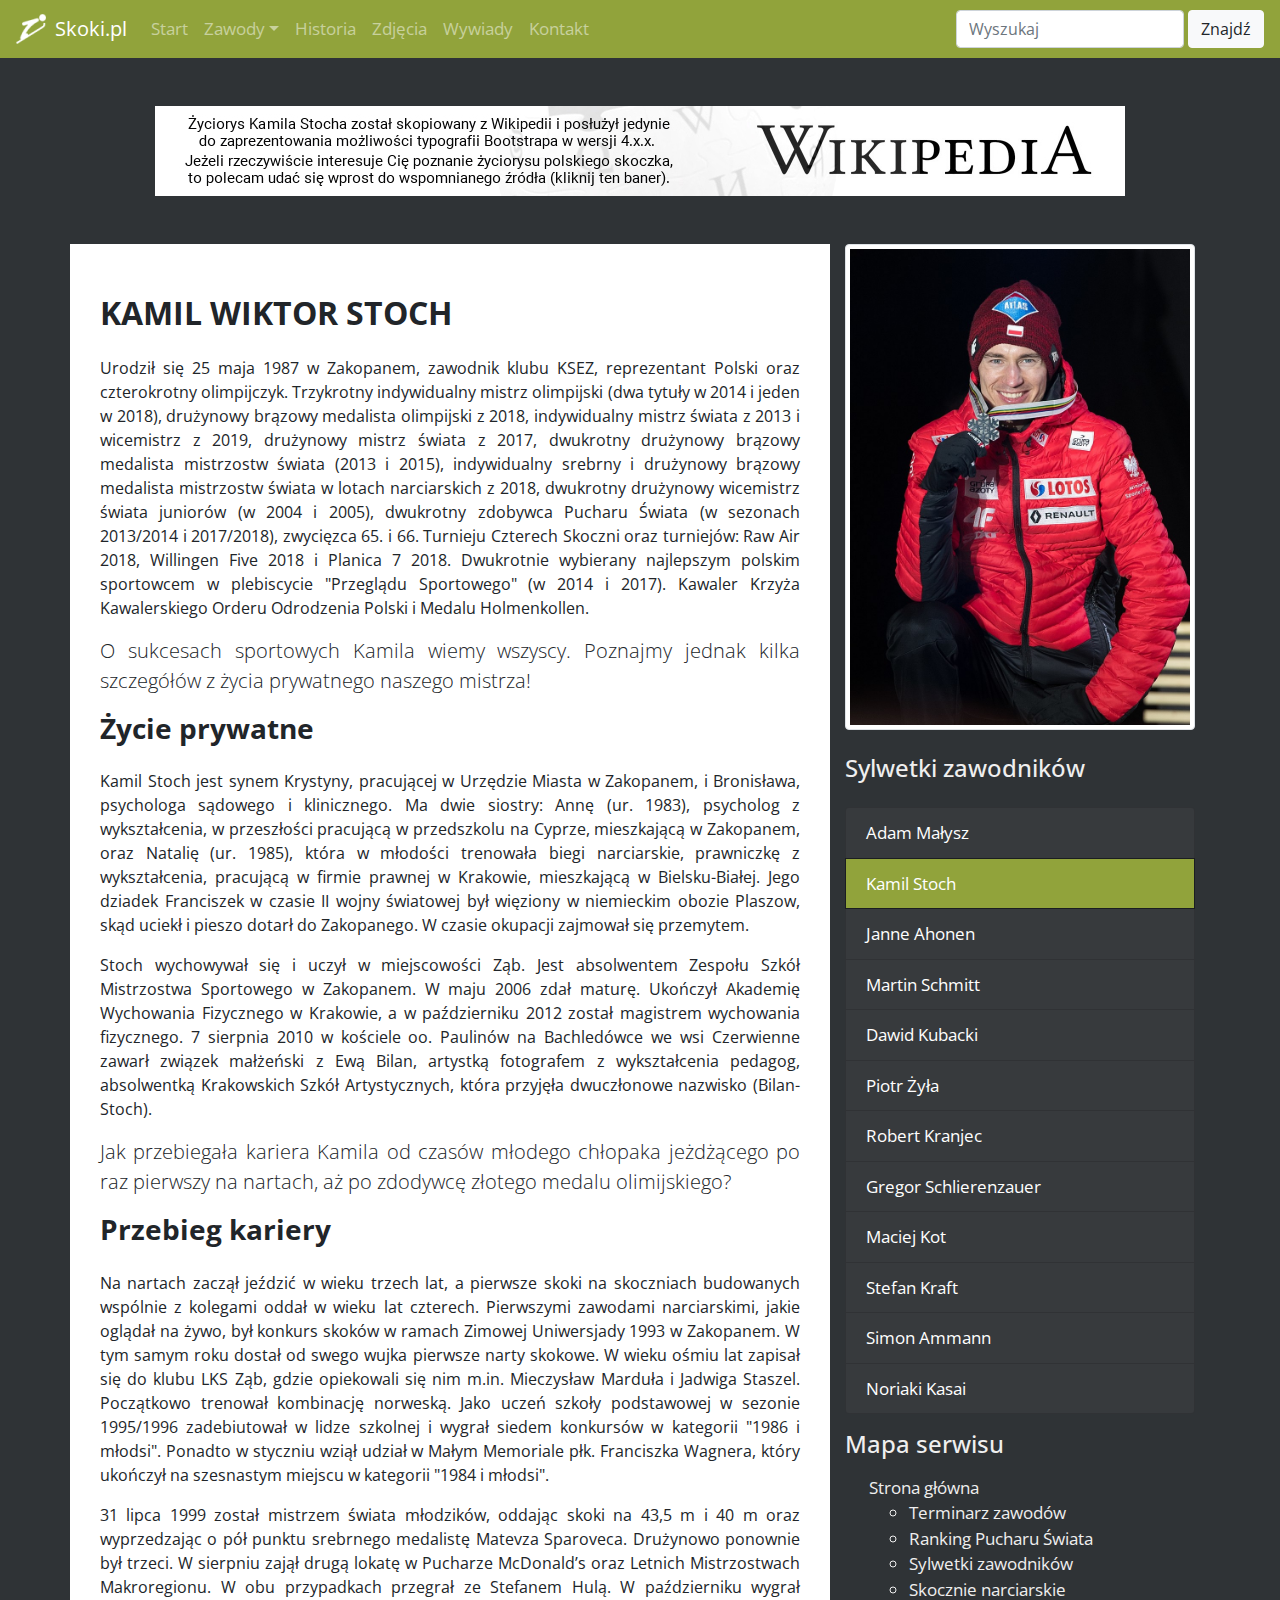
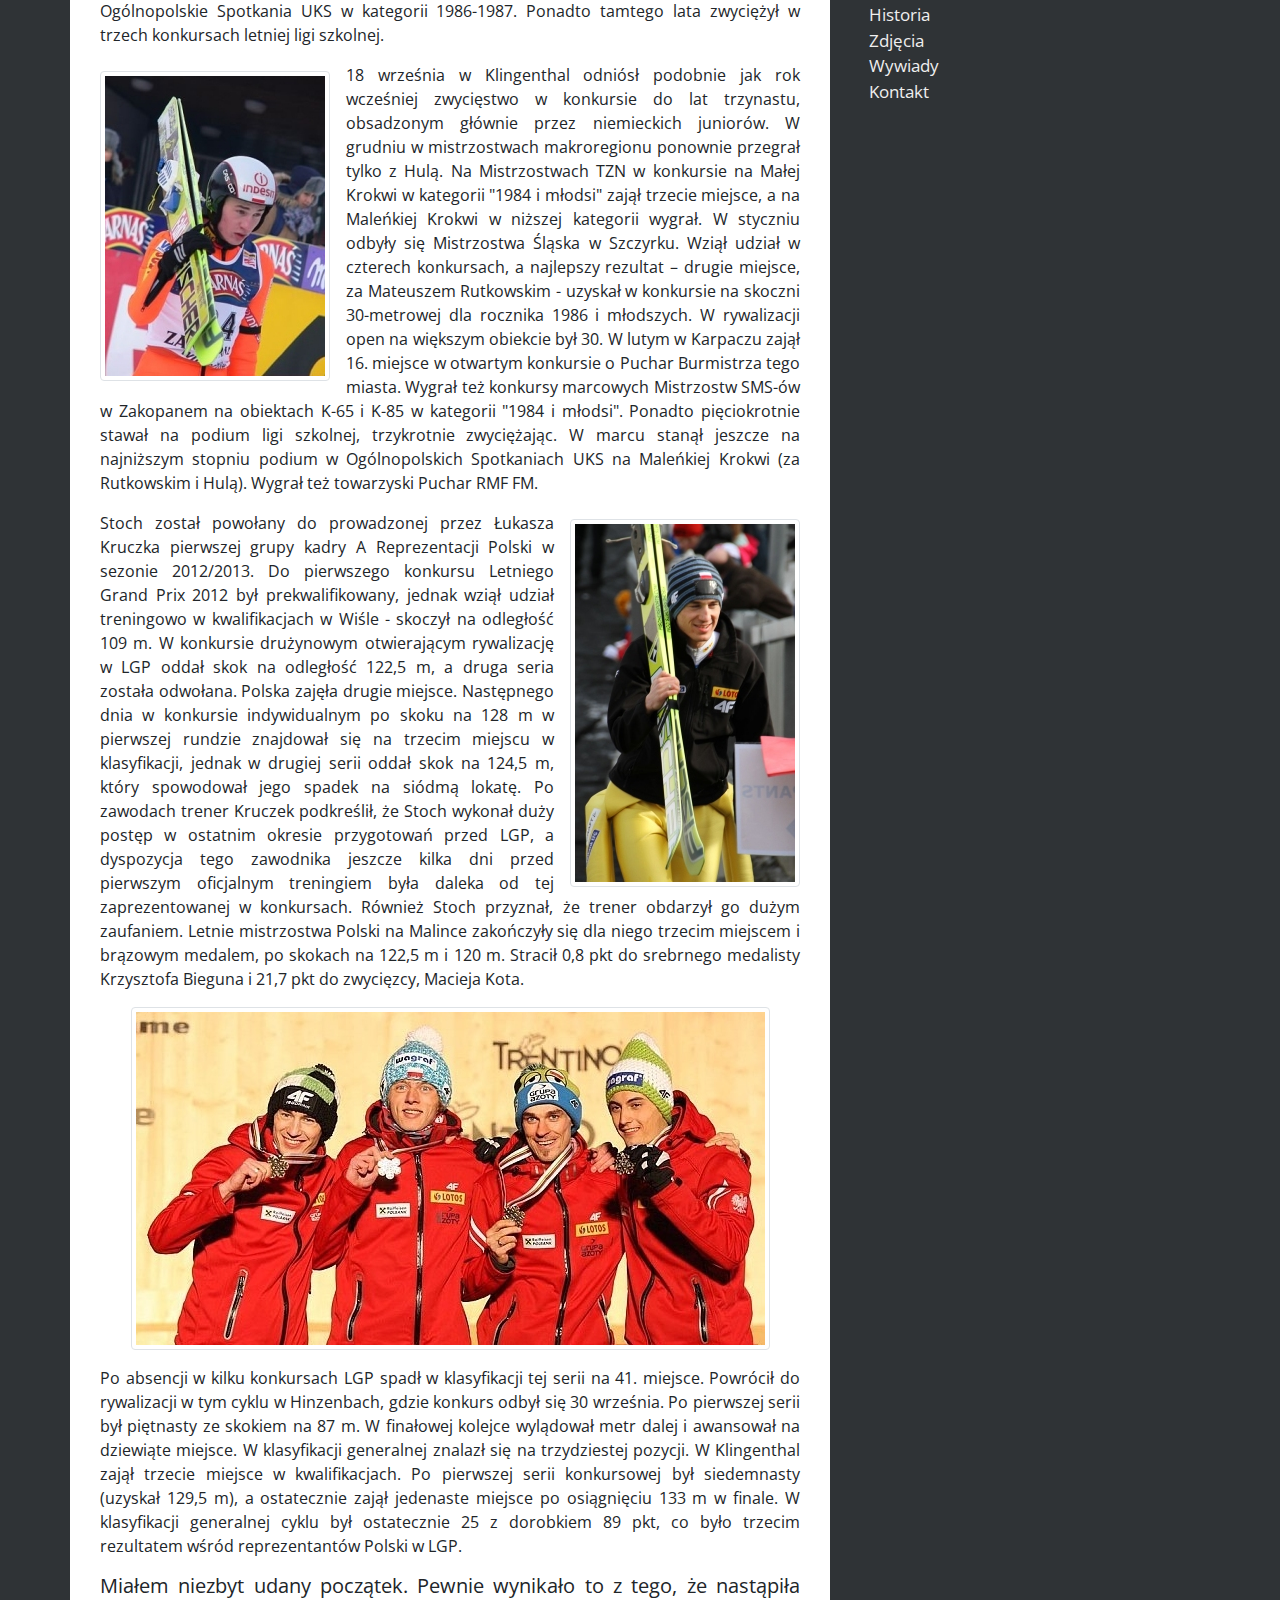
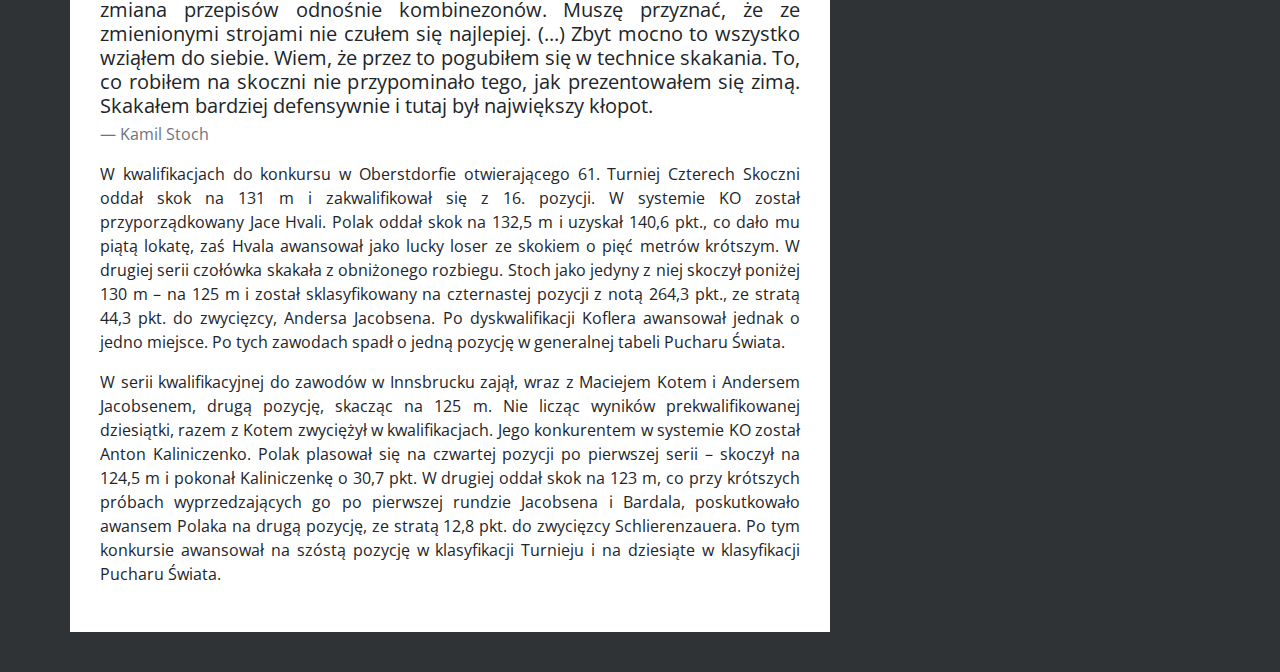
<file: Kamil_Stoch.html>
<!DOCTYPE html>
<html lang="pl">
  <head>
    <meta charset="utf-8" />
    <meta
      name="viewport"
      content="width=device-width, initial-scale=1, shrink-to-fit=no"
    />

    <meta name="description" content="Blog o skokach narciarskich" />
    <meta name="keywords" content="skoki narciarskie, skoczkowie, wyniki" />
    <meta name="author" content="Marek Witkowski" />
    <meta http-equiv="X-Ua-Compatible" content="IE=edge" />
    <title>Skoki narciarskie</title>

    <link rel="stylesheet" href="css/bootstrap.min.css" />
    <link rel="stylesheet" href="main.css" />
    <link
      href="https://fonts.googleapis.com/css?family=Open+Sans:300,400,700&amp;subset=latin-ext"
      rel="stylesheet"
    />
  </head>

  <body>
    <header>
      <nav class="navbar navbar-expand-lg navbar-dark bg-jumpers">
        <a href="#" class="navbar-brand">
          <img
            src="./img/logo.png"
            width="30"
            height="30"
            alt=""
            class="d-inline-block mr-1 align-bottom"
            loading="lazy"
          />
          Skoki.pl</a
        >

        <button
          class="navbar-toggler"
          type="button"
          data-toggle="collapse"
          data-target="#main-menu"
          aria-controls="main-manu"
          aria-expanded="false"
          aria-label="nav-toggler"
        >
          <span class="navbar-toggler-icon"></span>
        </button>

        <div class="collapse navbar-collapse" id="main-menu">
          <ul class="navbar-nav mr-auto">
            <li class="nav-item">
              <a href="#" class="nav-link">Start</a>
            </li>
            <li class="nav-item dropdown">
              <a
                href="#"
                class="nav-link dropdown-toggle"
                data-toggle="dropdown"
                role="button"
                aria-expanded="false"
                aria-haspopup="true"
                id="submenu"
                >Zawody</a
              >
              <div class="dropdown-menu" aria-labelledby="submenu">
                <a href="#" class="dropdown-item">Terminarz zawodów</a>
                <a href="#" class="dropdown-item">Ranking Pucharu Świata</a>
                <div class="dropdown-divider"></div>
                <a href="#" class="dropdown-item">Sylwetki zawodników</a>
                <a href="#" class="dropdown-item">Skocznie</a>
              </div>
            </li>
            <li class="nav-item">
              <a href="#" class="nav-link">Historia</a>
            </li>
            <li class="nav-item">
              <a href="#" class="nav-link">Zdjęcia</a>
            </li>
            <li class="nav-item">
              <a href="#" class="nav-link">Wywiady</a>
            </li>
            <li class="nav-item">
              <a href="#" class="nav-link">Kontakt</a>
            </li>
          </ul>

          <form action="" class="form-inline">
            <input
              type="search"
              class="form-control mr-1"
              placeholder="Wyszukaj"
              aria-label="Wyszukaj"
            />
            <button class="btn btn-light" type="submit">Znajdź</button>
          </form>
        </div>
      </nav>
    </header>
    <main>
      <article>
        <div class="container">
          <div class="row">
            <aside class="col-12 text-center my-5">
              <a
                href="https://pl.wikipedia.org/wiki/Kamil_Stoch"
                target="_blank"
              >
                <img
                  src="img/wikipedia.jpg"
                  alt="Życiorys Kamila Stocha"
                  class="img-fluid"
                />
              </a>
            </aside>
            <div class="col-lg-8 bg-white text-body jumper-description">
              <header>
                <h1
                  class="h2 text-body font-weight-bold text-uppercase ml-0 mb-4 text-center text-md-left"
                >
                  Kamil Wiktor Stoch
                </h1>
              </header>
              <p>
                Urodził się 25 maja 1987 w Zakopanem, zawodnik klubu KSEZ,
                reprezentant Polski oraz czterokrotny olimpijczyk. Trzykrotny
                indywidualny mistrz olimpijski (dwa tytuły w 2014 i jeden w
                2018), drużynowy brązowy medalista olimpijski z 2018,
                indywidualny mistrz świata z 2013 i wicemistrz z 2019, drużynowy
                mistrz świata z 2017, dwukrotny drużynowy brązowy medalista
                mistrzostw świata (2013 i 2015), indywidualny srebrny i
                drużynowy brązowy medalista mistrzostw świata w lotach
                narciarskich z 2018, dwukrotny drużynowy wicemistrz świata
                juniorów (w 2004 i 2005), dwukrotny zdobywca Pucharu Świata (w
                sezonach 2013/2014 i 2017/2018), zwycięzca 65. i 66. Turnieju
                Czterech Skoczni oraz turniejów: Raw Air 2018, Willingen Five
                2018 i Planica 7 2018. Dwukrotnie wybierany najlepszym polskim
                sportowcem w plebiscycie "Przeglądu Sportowego" (w 2014 i 2017).
                Kawaler Krzyża Kawalerskiego Orderu Odrodzenia Polski i Medalu
                Holmenkollen.
              </p>

              <p class="lead">
                O sukcesach sportowych Kamila wiemy wszyscy. Poznajmy jednak
                kilka szczegółów z życia prywatnego naszego mistrza!
              </p>

              <h2 class="h3 font-weight-bold mb-4">Życie prywatne</h2>

              <p>
                Kamil Stoch jest synem Krystyny, pracującej w Urzędzie Miasta w
                Zakopanem, i Bronisława, psychologa sądowego i klinicznego. Ma
                dwie siostry: Annę (ur. 1983), psycholog z wykształcenia, w
                przeszłości pracującą w przedszkolu na Cyprze, mieszkającą w
                Zakopanem, oraz Natalię (ur. 1985), która w młodości trenowała
                biegi narciarskie, prawniczkę z wykształcenia, pracującą w
                firmie prawnej w Krakowie, mieszkającą w Bielsku-Białej. Jego
                dziadek Franciszek w czasie II wojny światowej był więziony w
                niemieckim obozie Plaszow, skąd uciekł i pieszo dotarł do
                Zakopanego. W czasie okupacji zajmował się przemytem.
              </p>

              <p>
                Stoch wychowywał się i uczył w miejscowości Ząb. Jest
                absolwentem Zespołu Szkół Mistrzostwa Sportowego w Zakopanem. W
                maju 2006 zdał maturę. Ukończył Akademię Wychowania Fizycznego w
                Krakowie, a w październiku 2012 został magistrem wychowania
                fizycznego. 7 sierpnia 2010 w kościele oo. Paulinów na
                Bachledówce we wsi Czerwienne zawarł związek małżeński z Ewą
                Bilan, artystką fotografem z wykształcenia pedagog, absolwentką
                Krakowskich Szkół Artystycznych, która przyjęła dwuczłonowe
                nazwisko (Bilan-Stoch).
              </p>

              <p class="lead">
                Jak przebiegała kariera Kamila od czasów młodego chłopaka
                jeżdżącego po raz pierwszy na nartach, aż po zdodywcę złotego
                medalu olimijskiego?
              </p>

              <h2 class="h3 font-weight-bold mb-4">Przebieg kariery</h2>

              <p>
                Na nartach zaczął jeździć w wieku trzech lat, a pierwsze skoki
                na skoczniach budowanych wspólnie z kolegami oddał w wieku lat
                czterech. Pierwszymi zawodami narciarskimi, jakie oglądał na
                żywo, był konkurs skoków w ramach Zimowej Uniwersjady 1993 w
                Zakopanem. W tym samym roku dostał od swego wujka pierwsze narty
                skokowe. W wieku ośmiu lat zapisał się do klubu LKS Ząb, gdzie
                opiekowali się nim m.in. Mieczysław Marduła i Jadwiga Staszel.
                Początkowo trenował kombinację norweską. Jako uczeń szkoły
                podstawowej w sezonie 1995/1996 zadebiutował w lidze szkolnej i
                wygrał siedem konkursów w kategorii "1986 i młodsi". Ponadto w
                styczniu wziął udział w Małym Memoriale płk. Franciszka Wagnera,
                który ukończył na szesnastym miejscu w kategorii "1984 i
                młodsi".
              </p>

              <p>
                31 lipca 1999 został mistrzem świata młodzików, oddając skoki na
                43,5 m i 40 m oraz wyprzedzając o pół punktu srebrnego medalistę
                Matevza Sparoveca. Drużynowo ponownie był trzeci. W sierpniu
                zajął drugą lokatę w Pucharze McDonald’s oraz Letnich
                Mistrzostwach Makroregionu. W obu przypadkach przegrał ze
                Stefanem Hulą. W październiku wygrał Ogólnopolskie Spotkania UKS
                w kategorii 1986-1987. Ponadto tamtego lata zwyciężył w trzech
                konkursach letniej ligi szkolnej.
              </p>

              <img
                src="img/zakopane2006.jpg"
                class="img-thumbnail float-left mr-3 mt-2"
                alt="Zakopane 2006"
              />

              <p>
                18 września w Klingenthal odniósł podobnie jak rok wcześniej
                zwycięstwo w konkursie do lat trzynastu, obsadzonym głównie
                przez niemieckich juniorów. W grudniu w mistrzostwach
                makroregionu ponownie przegrał tylko z Hulą. Na Mistrzostwach
                TZN w konkursie na Małej Krokwi w kategorii "1984 i młodsi"
                zajął trzecie miejsce, a na Maleńkiej Krokwi w niższej kategorii
                wygrał. W styczniu odbyły się Mistrzostwa Śląska w Szczyrku.
                Wziął udział w czterech konkursach, a najlepszy rezultat –
                drugie miejsce, za Mateuszem Rutkowskim - uzyskał w konkursie na
                skoczni 30-metrowej dla rocznika 1986 i młodszych. W rywalizacji
                open na większym obiekcie był 30. W lutym w Karpaczu zajął 16.
                miejsce w otwartym konkursie o Puchar Burmistrza tego miasta.
                Wygrał też konkursy marcowych Mistrzostw SMS-ów w Zakopanem na
                obiektach K-65 i K-85 w kategorii "1984 i młodsi". Ponadto
                pięciokrotnie stawał na podium ligi szkolnej, trzykrotnie
                zwyciężając. W marcu stanął jeszcze na najniższym stopniu podium
                w Ogólnopolskich Spotkaniach UKS na Maleńkiej Krokwi (za
                Rutkowskim i Hulą). Wygrał też towarzyski Puchar RMF FM.
              </p>

              <img
                src="img/oslo2012.jpg"
                class="img-thumbnail float-right ml-3 mt-2"
                alt="Oslo 2012"
              />
              <p>
                Stoch został powołany do prowadzonej przez Łukasza Kruczka
                pierwszej grupy kadry A Reprezentacji Polski w sezonie
                2012/2013. Do pierwszego konkursu Letniego Grand Prix 2012 był
                prekwalifikowany, jednak wziął udział treningowo w
                kwalifikacjach w Wiśle - skoczył na odległość 109 m. W konkursie
                drużynowym otwierającym rywalizację w LGP oddał skok na
                odległość 122,5 m, a druga seria została odwołana. Polska zajęła
                drugie miejsce. Następnego dnia w konkursie indywidualnym po
                skoku na 128 m w pierwszej rundzie znajdował się na trzecim
                miejscu w klasyfikacji, jednak w drugiej serii oddał skok na
                124,5 m, który spowodował jego spadek na siódmą lokatę. Po
                zawodach trener Kruczek podkreślił, że Stoch wykonał duży postęp
                w ostatnim okresie przygotowań przed LGP, a dyspozycja tego
                zawodnika jeszcze kilka dni przed pierwszym oficjalnym
                treningiem była daleka od tej zaprezentowanej w konkursach.
                Również Stoch przyznał, że trener obdarzył go dużym zaufaniem.
                Letnie mistrzostwa Polski na Malince zakończyły się dla niego
                trzecim miejscem i brązowym medalem, po skokach na 122,5 m i 120
                m. Stracił 0,8 pkt do srebrnego medalisty Krzysztofa Bieguna i
                21,7 pkt do zwycięzcy, Macieja Kota.
              </p>

              <img
                src="img/druzyna2013.jpg"
                class="img-thumbnail mb-3 d-block mx-auto"
                alt="drużyna 2013"
              />
              <p>
                Po absencji w kilku konkursach LGP spadł w klasyfikacji tej
                serii na 41. miejsce. Powrócił do rywalizacji w tym cyklu w
                Hinzenbach, gdzie konkurs odbył się 30 września. Po pierwszej
                serii był piętnasty ze skokiem na 87 m. W finałowej kolejce
                wylądował metr dalej i awansował na dziewiąte miejsce. W
                klasyfikacji generalnej znalazł się na trzydziestej pozycji. W
                Klingenthal zajął trzecie miejsce w kwalifikacjach. Po pierwszej
                serii konkursowej był siedemnasty (uzyskał 129,5 m), a
                ostatecznie zajął jedenaste miejsce po osiągnięciu 133 m w
                finale. W klasyfikacji generalnej cyklu był ostatecznie 25 z
                dorobkiem 89 pkt, co było trzecim rezultatem wśród
                reprezentantów Polski w LGP.
              </p>

              <blockquote class="blockquote">
                <p class="mb-1">
                  Miałem niezbyt udany początek. Pewnie wynikało to z tego, że
                  nastąpiła zmiana przepisów odnośnie kombinezonów. Muszę
                  przyznać, że ze zmienionymi strojami nie czułem się najlepiej.
                  (...) Zbyt mocno to wszystko wziąłem do siebie. Wiem, że przez
                  to pogubiłem się w technice skakania. To, co robiłem na
                  skoczni nie przypominało tego, jak prezentowałem się zimą.
                  Skakałem bardziej defensywnie i tutaj był największy kłopot.
                </p>

                <footer class="blockquote-footer">Kamil Stoch</footer>
              </blockquote>

              <p>
                W kwalifikacjach do konkursu w Oberstdorfie otwierającego 61.
                Turniej Czterech Skoczni oddał skok na 131 m i zakwalifikował
                się z 16. pozycji. W systemie KO został przyporządkowany Jace
                Hvali. Polak oddał skok na 132,5 m i uzyskał 140,6 pkt., co dało
                mu piątą lokatę, zaś Hvala awansował jako lucky loser ze skokiem
                o pięć metrów krótszym. W drugiej serii czołówka skakała z
                obniżonego rozbiegu. Stoch jako jedyny z niej skoczył poniżej
                130 m – na 125 m i został sklasyfikowany na czternastej pozycji
                z notą 264,3 pkt., ze stratą 44,3 pkt. do zwycięzcy, Andersa
                Jacobsena. Po dyskwalifikacji Koflera awansował jednak o jedno
                miejsce. Po tych zawodach spadł o jedną pozycję w generalnej
                tabeli Pucharu Świata.
              </p>

              <p>
                W serii kwalifikacyjnej do zawodów w Innsbrucku zajął, wraz z
                Maciejem Kotem i Andersem Jacobsenem, drugą pozycję, skacząc na
                125 m. Nie licząc wyników prekwalifikowanej dziesiątki, razem z
                Kotem zwyciężył w kwalifikacjach. Jego konkurentem w systemie KO
                został Anton Kaliniczenko. Polak plasował się na czwartej
                pozycji po pierwszej serii – skoczył na 124,5 m i pokonał
                Kaliniczenkę o 30,7 pkt. W drugiej oddał skok na 123 m, co przy
                krótszych próbach wyprzedzających go po pierwszej rundzie
                Jacobsena i Bardala, poskutkowało awansem Polaka na drugą
                pozycję, ze stratą 12,8 pkt. do zwycięzcy Schlierenzauera. Po
                tym konkursie awansował na szóstą pozycję w klasyfikacji
                Turnieju i na dziesiąte w klasyfikacji Pucharu Świata.
              </p>
            </div>
            <aside class="col-lg-4">
              <img
                src="img/kamil-stoch.jpg"
                class="img-thumbnail"
                alt="Kamil Stoch"
              />
              <h3 class="h4 my-4">Sylwetki zawodników</h3>
              <ul class="list-group">
                <a
                  href="Adam_Małysz.html"
                  class="list-group-item list-group-item-dark list-group-item-action"
                  >Adam Małysz</a
                >
                <a
                  href="Kamil_Stoch.html"
                  class="list-group-item list-group-item-dark list-group-item-action active"
                  >Kamil Stoch</a
                >
                <a
                  href="#"
                  class="list-group-item list-group-item-dark list-group-item-action"
                  >Janne Ahonen</a
                >
                <a
                  href="#"
                  class="list-group-item list-group-item-dark list-group-item-action"
                  >Martin Schmitt</a
                >
                <a
                  href="#"
                  class="list-group-item list-group-item-dark list-group-item-action"
                  >Dawid Kubacki</a
                >
                <a
                  href="#"
                  class="list-group-item list-group-item-dark list-group-item-action"
                  >Piotr Żyła</a
                >
                <a
                  href="#"
                  class="list-group-item list-group-item-dark list-group-item-action"
                  >Robert Kranjec</a
                >
                <a
                  href="#"
                  class="list-group-item list-group-item-dark list-group-item-action"
                  >Gregor Schlierenzauer</a
                >
                <a
                  href="#"
                  class="list-group-item list-group-item-dark list-group-item-action"
                  >Maciej Kot</a
                >
                <a
                  href="#"
                  class="list-group-item list-group-item-dark list-group-item-action"
                  >Stefan Kraft</a
                >
                <a
                  href="#"
                  class="list-group-item list-group-item-dark list-group-item-action"
                  >Simon Ammann</a
                >
                <a
                  href="#"
                  class="list-group-item list-group-item-dark list-group-item-action"
                  >Noriaki Kasai</a
                >
              </ul>

              <h3 class="h4 my-3">Mapa serwisu</h3>
              <ol class="list-unstyled ml-4">
                <li>Strona główna</li>
                <ul>
                  <li>Terminarz zawodów</li>
                  <li>Ranking Pucharu Świata</li>
                  <li>Sylwetki zawodników</li>
                  <li>Skocznie narciarskie</li>
                </ul>
                <li>Historia</li>
                <li>Zdjęcia</li>
                <li>Wywiady</li>
                <li>Kontakt</li>
              </ol>
            </aside>
          </div>
        </div>
      </article>
    </main>
    <script
      src="https://code.jquery.com/jquery-3.5.1.slim.min.js"
      integrity="sha384-DfXdz2htPH0lsSSs5nCTpuj/zy4C+OGpamoFVy38MVBnE+IbbVYUew+OrCXaRkfj"
      crossorigin="anonymous"
    ></script>
    <script
      src="https://cdn.jsdelivr.net/npm/popper.js@1.16.0/dist/umd/popper.min.js"
      integrity="sha384-Q6E9RHvbIyZFJoft+2mJbHaEWldlvI9IOYy5n3zV9zzTtmI3UksdQRVvoxMfooAo"
      crossorigin="anonymous"
    ></script>
    <script src="js/bootstrap.min.js"></script>
  </body>
</html>
</file>
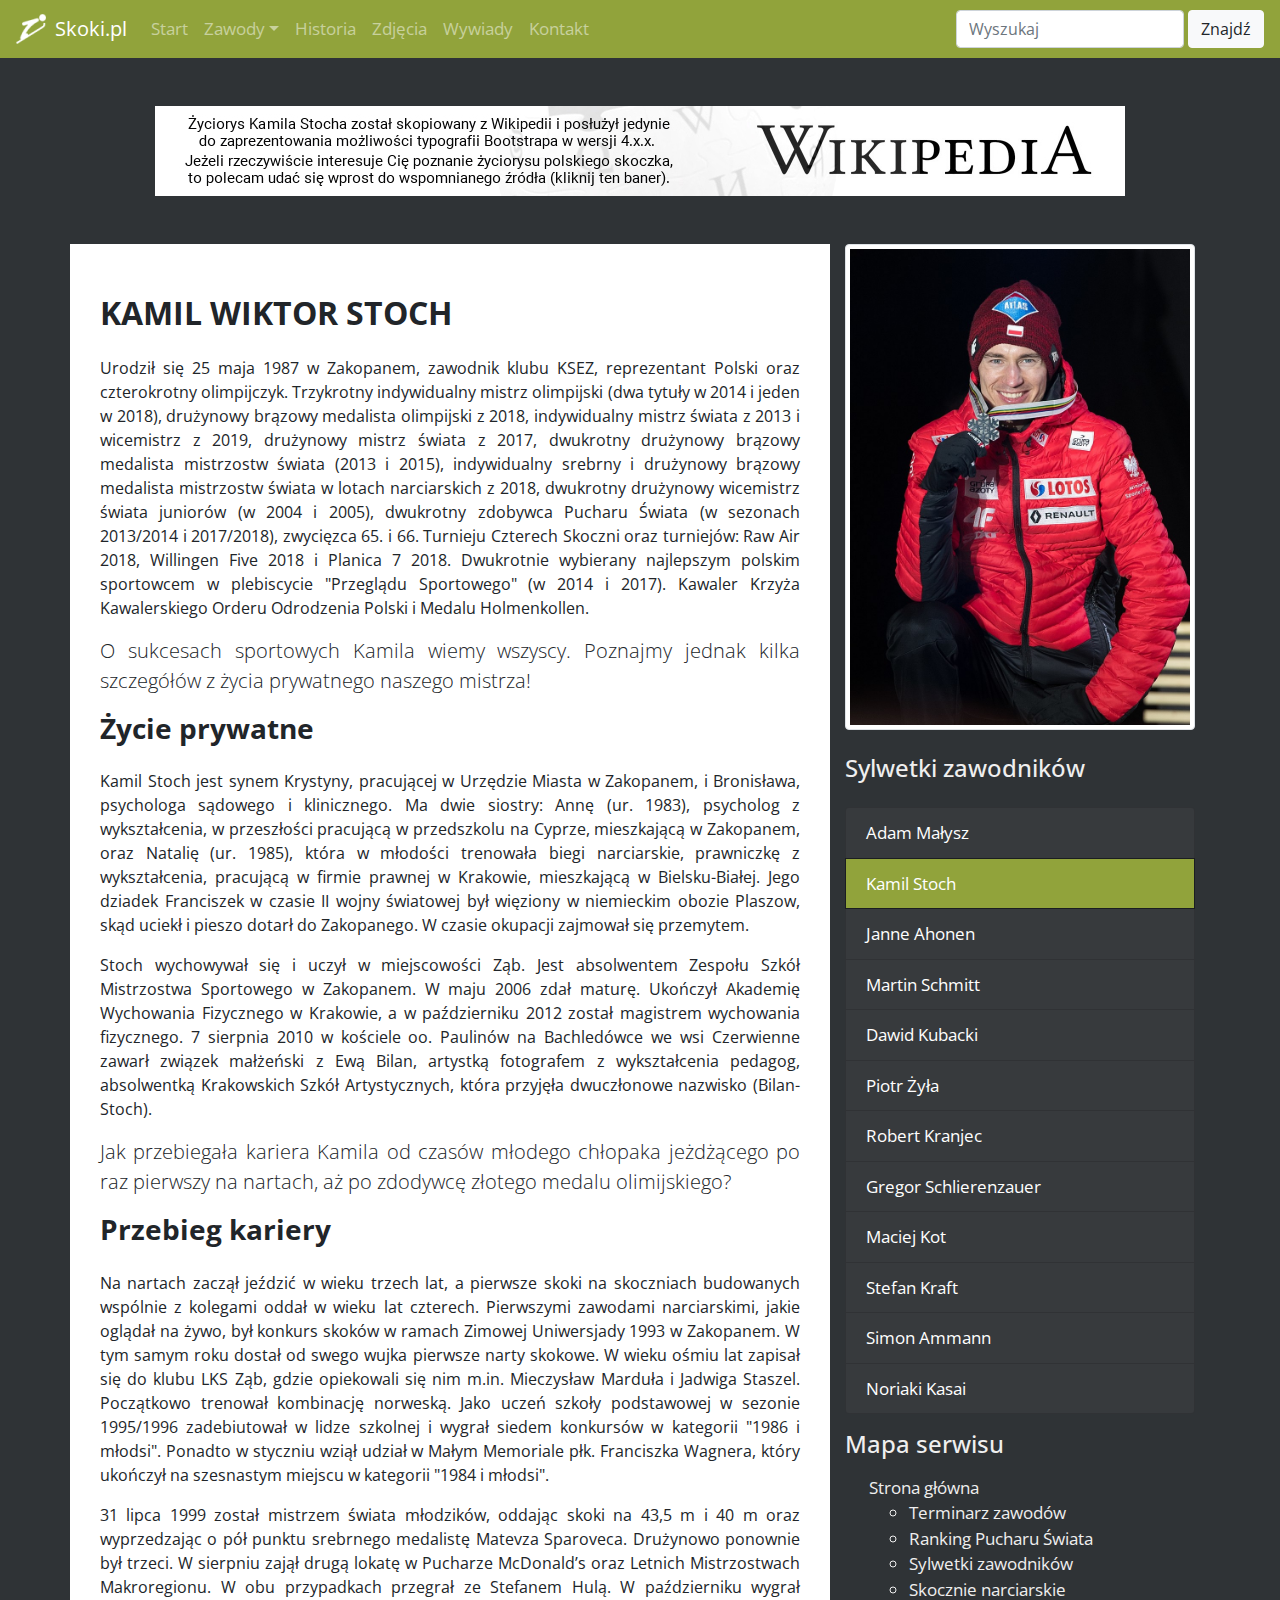
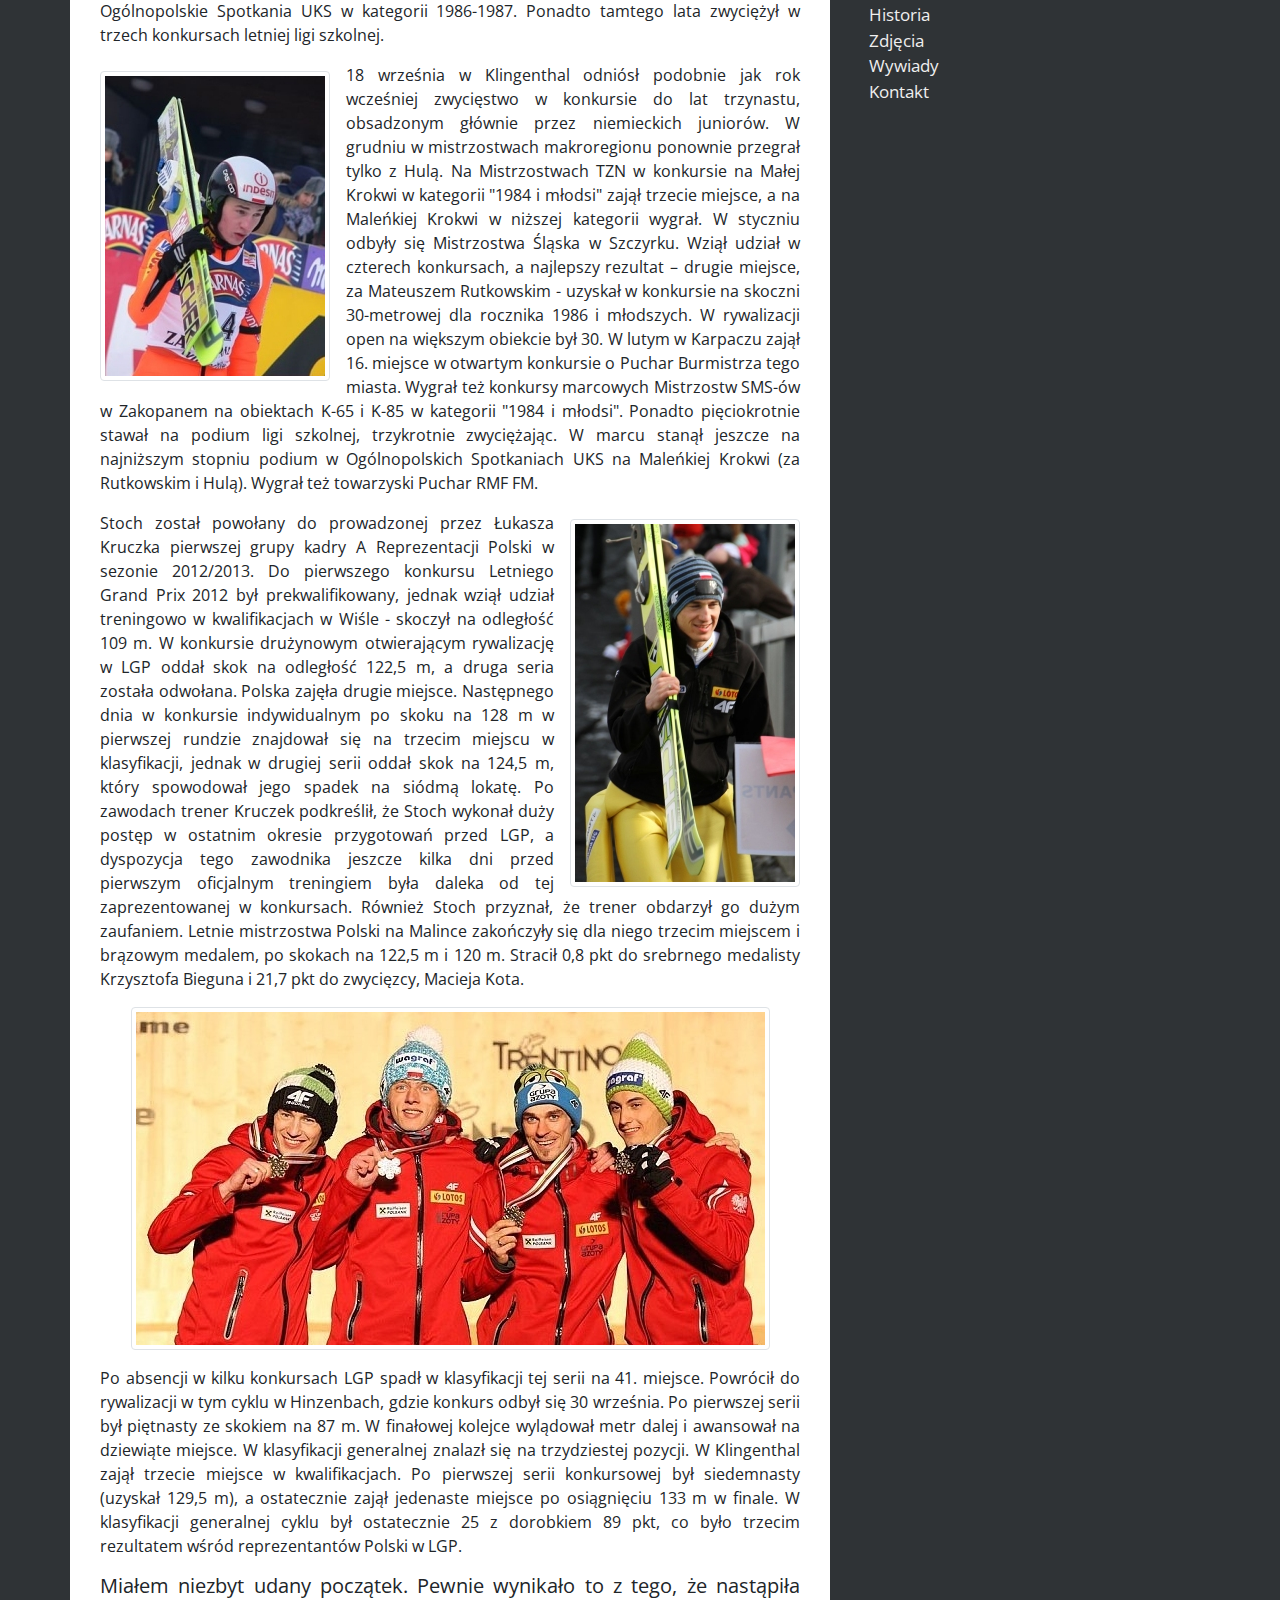
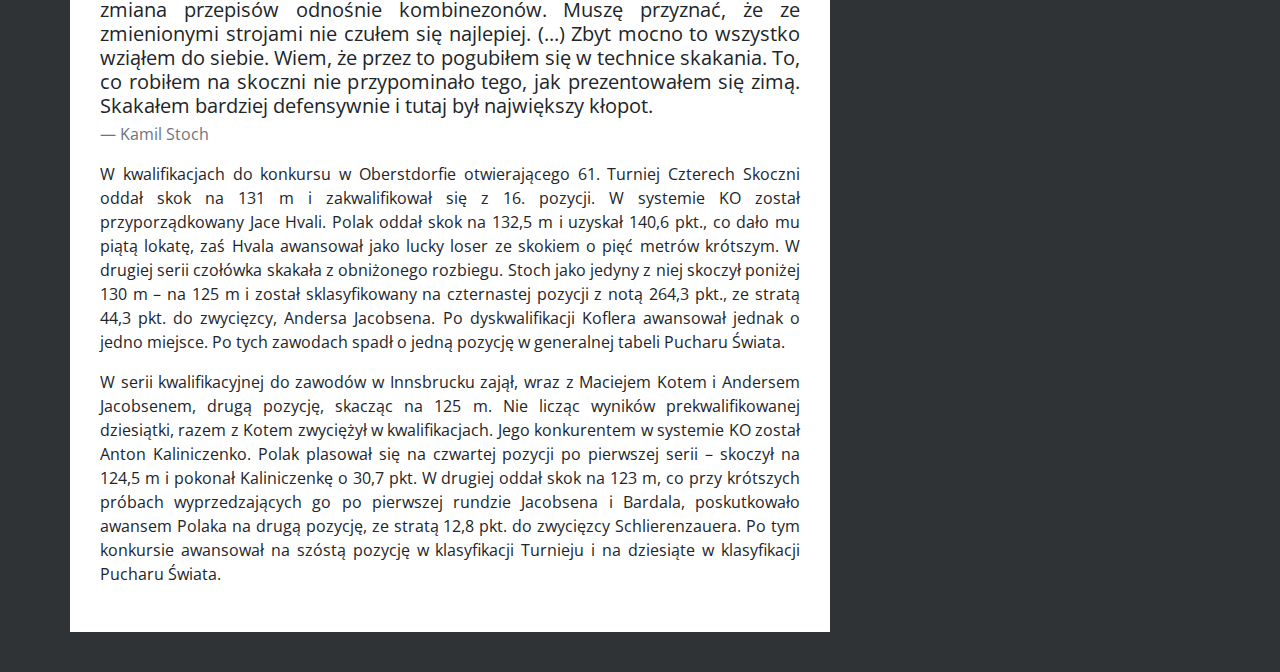
<file: wpis.html>
<!DOCTYPE html>
<html lang="pl">
  <head>
    <meta charset="utf-8" />
    <meta
      name="viewport"
      content="width=device-width, initial-scale=1, shrink-to-fit=no"
    />

    <meta name="description" content="Blog o skokach narciarskich" />
    <meta name="keywords" content="skoki narciarskie, skoczkowie, wyniki" />
    <meta name="author" content="Marek Witkowski" />
    <meta http-equiv="X-Ua-Compatible" content="IE=edge" />
    <title>Skoki narciarskie</title>

    <link rel="stylesheet" href="css/bootstrap.min.css" />
    <link rel="stylesheet" href="main.css" />
    <link
      href="https://fonts.googleapis.com/css?family=Open+Sans:300,400,700&amp;subset=latin-ext"
      rel="stylesheet"
    />
  </head>

  <body>
    <header>
      <nav class="navbar navbar-expand-lg navbar-dark bg-jumpers">
        <a href="#" class="navbar-brand">
          <img
            src="./img/logo.png"
            width="30"
            height="30"
            alt=""
            class="d-inline-block mr-1 align-bottom"
            loading="lazy"
          />
          Skoki.pl</a
        >

        <button
          class="navbar-toggler"
          type="button"
          data-toggle="collapse"
          data-target="#main-menu"
          aria-controls="main-manu"
          aria-expanded="false"
          aria-label="nav-toggler"
        >
          <span class="navbar-toggler-icon"></span>
        </button>

        <div class="collapse navbar-collapse" id="main-menu">
          <ul class="navbar-nav mr-auto">
            <li class="nav-item">
              <a href="#" class="nav-link">Start</a>
            </li>
            <li class="nav-item dropdown">
              <a
                href="#"
                class="nav-link dropdown-toggle"
                data-toggle="dropdown"
                role="button"
                aria-expanded="false"
                aria-haspopup="true"
                id="submenu"
                >Zawody</a
              >
              <div class="dropdown-menu" aria-labelledby="submenu">
                <a href="#" class="dropdown-item">Terminarz zawodów</a>
                <a href="#" class="dropdown-item">Ranking Pucharu Świata</a>
                <div class="dropdown-divider"></div>
                <a href="#" class="dropdown-item">Sylwetki zawodników</a>
                <a href="#" class="dropdown-item">Skocznie</a>
              </div>
            </li>
            <li class="nav-item">
              <a href="#" class="nav-link">Historia</a>
            </li>
            <li class="nav-item">
              <a href="#" class="nav-link">Zdjęcia</a>
            </li>
            <li class="nav-item">
              <a href="#" class="nav-link">Wywiady</a>
            </li>
            <li class="nav-item">
              <a href="#" class="nav-link">Kontakt</a>
            </li>
          </ul>

          <form action="" class="form-inline">
            <input
              type="search"
              class="form-control mr-1"
              placeholder="Wyszukaj"
              aria-label="Wyszukaj"
            />
            <button class="btn btn-light" type="submit">Znajdź</button>
          </form>
        </div>
      </nav>
    </header>
    <main>
      <article>
        <div class="container">
          <div class="row">
            <aside class="col-12 text-center my-5">
              <a
                href="https://pl.wikipedia.org/wiki/Kamil_Stoch"
                target="_blank"
              >
                <img
                  src="img/wikipedia.jpg"
                  alt="Życiorys Kamila Stocha"
                  class="img-fluid"
                />
              </a>
            </aside>
            <div class="col-lg-8 bg-white text-body jumper-description">
              <header>
                <h1
                  class="h2 text-body font-weight-bold text-uppercase ml-0 mb-4 text-center text-md-left"
                >
                  Kamil Wiktor Stoch
                </h1>
              </header>
              <p>
                Urodził się 25 maja 1987 w Zakopanem, zawodnik klubu KSEZ,
                reprezentant Polski oraz czterokrotny olimpijczyk. Trzykrotny
                indywidualny mistrz olimpijski (dwa tytuły w 2014 i jeden w
                2018), drużynowy brązowy medalista olimpijski z 2018,
                indywidualny mistrz świata z 2013 i wicemistrz z 2019, drużynowy
                mistrz świata z 2017, dwukrotny drużynowy brązowy medalista
                mistrzostw świata (2013 i 2015), indywidualny srebrny i
                drużynowy brązowy medalista mistrzostw świata w lotach
                narciarskich z 2018, dwukrotny drużynowy wicemistrz świata
                juniorów (w 2004 i 2005), dwukrotny zdobywca Pucharu Świata (w
                sezonach 2013/2014 i 2017/2018), zwycięzca 65. i 66. Turnieju
                Czterech Skoczni oraz turniejów: Raw Air 2018, Willingen Five
                2018 i Planica 7 2018. Dwukrotnie wybierany najlepszym polskim
                sportowcem w plebiscycie "Przeglądu Sportowego" (w 2014 i 2017).
                Kawaler Krzyża Kawalerskiego Orderu Odrodzenia Polski i Medalu
                Holmenkollen.
              </p>

              <p class="lead">
                O sukcesach sportowych Kamila wiemy wszyscy. Poznajmy jednak
                kilka szczegółów z życia prywatnego naszego mistrza!
              </p>

              <h2 class="h3 font-weight-bold mb-4">Życie prywatne</h2>

              <p>
                Kamil Stoch jest synem Krystyny, pracującej w Urzędzie Miasta w
                Zakopanem, i Bronisława, psychologa sądowego i klinicznego. Ma
                dwie siostry: Annę (ur. 1983), psycholog z wykształcenia, w
                przeszłości pracującą w przedszkolu na Cyprze, mieszkającą w
                Zakopanem, oraz Natalię (ur. 1985), która w młodości trenowała
                biegi narciarskie, prawniczkę z wykształcenia, pracującą w
                firmie prawnej w Krakowie, mieszkającą w Bielsku-Białej. Jego
                dziadek Franciszek w czasie II wojny światowej był więziony w
                niemieckim obozie Plaszow, skąd uciekł i pieszo dotarł do
                Zakopanego. W czasie okupacji zajmował się przemytem.
              </p>

              <p>
                Stoch wychowywał się i uczył w miejscowości Ząb. Jest
                absolwentem Zespołu Szkół Mistrzostwa Sportowego w Zakopanem. W
                maju 2006 zdał maturę. Ukończył Akademię Wychowania Fizycznego w
                Krakowie, a w październiku 2012 został magistrem wychowania
                fizycznego. 7 sierpnia 2010 w kościele oo. Paulinów na
                Bachledówce we wsi Czerwienne zawarł związek małżeński z Ewą
                Bilan, artystką fotografem z wykształcenia pedagog, absolwentką
                Krakowskich Szkół Artystycznych, która przyjęła dwuczłonowe
                nazwisko (Bilan-Stoch).
              </p>

              <p class="lead">
                Jak przebiegała kariera Kamila od czasów młodego chłopaka
                jeżdżącego po raz pierwszy na nartach, aż po zdodywcę złotego
                medalu olimijskiego?
              </p>

              <h2 class="h3 font-weight-bold mb-4">Przebieg kariery</h2>

              <p>
                Na nartach zaczął jeździć w wieku trzech lat, a pierwsze skoki
                na skoczniach budowanych wspólnie z kolegami oddał w wieku lat
                czterech. Pierwszymi zawodami narciarskimi, jakie oglądał na
                żywo, był konkurs skoków w ramach Zimowej Uniwersjady 1993 w
                Zakopanem. W tym samym roku dostał od swego wujka pierwsze narty
                skokowe. W wieku ośmiu lat zapisał się do klubu LKS Ząb, gdzie
                opiekowali się nim m.in. Mieczysław Marduła i Jadwiga Staszel.
                Początkowo trenował kombinację norweską. Jako uczeń szkoły
                podstawowej w sezonie 1995/1996 zadebiutował w lidze szkolnej i
                wygrał siedem konkursów w kategorii "1986 i młodsi". Ponadto w
                styczniu wziął udział w Małym Memoriale płk. Franciszka Wagnera,
                który ukończył na szesnastym miejscu w kategorii "1984 i
                młodsi".
              </p>

              <p>
                31 lipca 1999 został mistrzem świata młodzików, oddając skoki na
                43,5 m i 40 m oraz wyprzedzając o pół punktu srebrnego medalistę
                Matevza Sparoveca. Drużynowo ponownie był trzeci. W sierpniu
                zajął drugą lokatę w Pucharze McDonald’s oraz Letnich
                Mistrzostwach Makroregionu. W obu przypadkach przegrał ze
                Stefanem Hulą. W październiku wygrał Ogólnopolskie Spotkania UKS
                w kategorii 1986-1987. Ponadto tamtego lata zwyciężył w trzech
                konkursach letniej ligi szkolnej.
              </p>

              <img
                src="img/zakopane2006.jpg"
                class="img-thumbnail float-left mr-3 mt-2"
                alt="Zakopane 2006"
              />

              <p>
                18 września w Klingenthal odniósł podobnie jak rok wcześniej
                zwycięstwo w konkursie do lat trzynastu, obsadzonym głównie
                przez niemieckich juniorów. W grudniu w mistrzostwach
                makroregionu ponownie przegrał tylko z Hulą. Na Mistrzostwach
                TZN w konkursie na Małej Krokwi w kategorii "1984 i młodsi"
                zajął trzecie miejsce, a na Maleńkiej Krokwi w niższej kategorii
                wygrał. W styczniu odbyły się Mistrzostwa Śląska w Szczyrku.
                Wziął udział w czterech konkursach, a najlepszy rezultat –
                drugie miejsce, za Mateuszem Rutkowskim - uzyskał w konkursie na
                skoczni 30-metrowej dla rocznika 1986 i młodszych. W rywalizacji
                open na większym obiekcie był 30. W lutym w Karpaczu zajął 16.
                miejsce w otwartym konkursie o Puchar Burmistrza tego miasta.
                Wygrał też konkursy marcowych Mistrzostw SMS-ów w Zakopanem na
                obiektach K-65 i K-85 w kategorii "1984 i młodsi". Ponadto
                pięciokrotnie stawał na podium ligi szkolnej, trzykrotnie
                zwyciężając. W marcu stanął jeszcze na najniższym stopniu podium
                w Ogólnopolskich Spotkaniach UKS na Maleńkiej Krokwi (za
                Rutkowskim i Hulą). Wygrał też towarzyski Puchar RMF FM.
              </p>

              <img
                src="img/oslo2012.jpg"
                class="img-thumbnail float-right ml-3 mt-2"
                alt="Oslo 2012"
              />
              <p>
                Stoch został powołany do prowadzonej przez Łukasza Kruczka
                pierwszej grupy kadry A Reprezentacji Polski w sezonie
                2012/2013. Do pierwszego konkursu Letniego Grand Prix 2012 był
                prekwalifikowany, jednak wziął udział treningowo w
                kwalifikacjach w Wiśle - skoczył na odległość 109 m. W konkursie
                drużynowym otwierającym rywalizację w LGP oddał skok na
                odległość 122,5 m, a druga seria została odwołana. Polska zajęła
                drugie miejsce. Następnego dnia w konkursie indywidualnym po
                skoku na 128 m w pierwszej rundzie znajdował się na trzecim
                miejscu w klasyfikacji, jednak w drugiej serii oddał skok na
                124,5 m, który spowodował jego spadek na siódmą lokatę. Po
                zawodach trener Kruczek podkreślił, że Stoch wykonał duży postęp
                w ostatnim okresie przygotowań przed LGP, a dyspozycja tego
                zawodnika jeszcze kilka dni przed pierwszym oficjalnym
                treningiem była daleka od tej zaprezentowanej w konkursach.
                Również Stoch przyznał, że trener obdarzył go dużym zaufaniem.
                Letnie mistrzostwa Polski na Malince zakończyły się dla niego
                trzecim miejscem i brązowym medalem, po skokach na 122,5 m i 120
                m. Stracił 0,8 pkt do srebrnego medalisty Krzysztofa Bieguna i
                21,7 pkt do zwycięzcy, Macieja Kota.
              </p>

              <img
                src="img/druzyna2013.jpg"
                class="img-thumbnail mb-3 d-block mx-auto"
                alt="drużyna 2013"
              />
              <p>
                Po absencji w kilku konkursach LGP spadł w klasyfikacji tej
                serii na 41. miejsce. Powrócił do rywalizacji w tym cyklu w
                Hinzenbach, gdzie konkurs odbył się 30 września. Po pierwszej
                serii był piętnasty ze skokiem na 87 m. W finałowej kolejce
                wylądował metr dalej i awansował na dziewiąte miejsce. W
                klasyfikacji generalnej znalazł się na trzydziestej pozycji. W
                Klingenthal zajął trzecie miejsce w kwalifikacjach. Po pierwszej
                serii konkursowej był siedemnasty (uzyskał 129,5 m), a
                ostatecznie zajął jedenaste miejsce po osiągnięciu 133 m w
                finale. W klasyfikacji generalnej cyklu był ostatecznie 25 z
                dorobkiem 89 pkt, co było trzecim rezultatem wśród
                reprezentantów Polski w LGP.
              </p>

              <blockquote class="blockquote">
                <p class="mb-1">
                  Miałem niezbyt udany początek. Pewnie wynikało to z tego, że
                  nastąpiła zmiana przepisów odnośnie kombinezonów. Muszę
                  przyznać, że ze zmienionymi strojami nie czułem się najlepiej.
                  (...) Zbyt mocno to wszystko wziąłem do siebie. Wiem, że przez
                  to pogubiłem się w technice skakania. To, co robiłem na
                  skoczni nie przypominało tego, jak prezentowałem się zimą.
                  Skakałem bardziej defensywnie i tutaj był największy kłopot.
                </p>

                <footer class="blockquote-footer">Kamil Stoch</footer>
              </blockquote>

              <p>
                W kwalifikacjach do konkursu w Oberstdorfie otwierającego 61.
                Turniej Czterech Skoczni oddał skok na 131 m i zakwalifikował
                się z 16. pozycji. W systemie KO został przyporządkowany Jace
                Hvali. Polak oddał skok na 132,5 m i uzyskał 140,6 pkt., co dało
                mu piątą lokatę, zaś Hvala awansował jako lucky loser ze skokiem
                o pięć metrów krótszym. W drugiej serii czołówka skakała z
                obniżonego rozbiegu. Stoch jako jedyny z niej skoczył poniżej
                130 m – na 125 m i został sklasyfikowany na czternastej pozycji
                z notą 264,3 pkt., ze stratą 44,3 pkt. do zwycięzcy, Andersa
                Jacobsena. Po dyskwalifikacji Koflera awansował jednak o jedno
                miejsce. Po tych zawodach spadł o jedną pozycję w generalnej
                tabeli Pucharu Świata.
              </p>

              <p>
                W serii kwalifikacyjnej do zawodów w Innsbrucku zajął, wraz z
                Maciejem Kotem i Andersem Jacobsenem, drugą pozycję, skacząc na
                125 m. Nie licząc wyników prekwalifikowanej dziesiątki, razem z
                Kotem zwyciężył w kwalifikacjach. Jego konkurentem w systemie KO
                został Anton Kaliniczenko. Polak plasował się na czwartej
                pozycji po pierwszej serii – skoczył na 124,5 m i pokonał
                Kaliniczenkę o 30,7 pkt. W drugiej oddał skok na 123 m, co przy
                krótszych próbach wyprzedzających go po pierwszej rundzie
                Jacobsena i Bardala, poskutkowało awansem Polaka na drugą
                pozycję, ze stratą 12,8 pkt. do zwycięzcy Schlierenzauera. Po
                tym konkursie awansował na szóstą pozycję w klasyfikacji
                Turnieju i na dziesiąte w klasyfikacji Pucharu Świata.
              </p>
            </div>
            <aside class="col-lg-4">
              <img
                src="img/kamil-stoch.jpg"
                class="img-thumbnail"
                alt="Kamil Stoch"
              />
              <h3 class="h4 my-4">Sylwetki zawodników</h3>
              <ul class="list-group">
                <a
                  href="#"
                  class="list-group-item list-group-item-dark list-group-item-action"
                  >Adam Małysz</a
                >
                <a
                  href="#"
                  class="list-group-item list-group-item-dark list-group-item-action active"
                  >Kamil Stoch</a
                >
                <a
                  href="#"
                  class="list-group-item list-group-item-dark list-group-item-action"
                  >Janne Ahonen</a
                >
                <a
                  href="#"
                  class="list-group-item list-group-item-dark list-group-item-action"
                  >Martin Schmitt</a
                >
                <a
                  href="#"
                  class="list-group-item list-group-item-dark list-group-item-action"
                  >Dawid Kubacki</a
                >
                <a
                  href="#"
                  class="list-group-item list-group-item-dark list-group-item-action"
                  >Piotr Żyła</a
                >
                <a
                  href="#"
                  class="list-group-item list-group-item-dark list-group-item-action"
                  >Robert Kranjec</a
                >
                <a
                  href="#"
                  class="list-group-item list-group-item-dark list-group-item-action"
                  >Gregor Schlierenzauer</a
                >
                <a
                  href="#"
                  class="list-group-item list-group-item-dark list-group-item-action"
                  >Maciej Kot</a
                >
                <a
                  href="#"
                  class="list-group-item list-group-item-dark list-group-item-action"
                  >Stefan Kraft</a
                >
                <a
                  href="#"
                  class="list-group-item list-group-item-dark list-group-item-action"
                  >Simon Ammann</a
                >
                <a
                  href="#"
                  class="list-group-item list-group-item-dark list-group-item-action"
                  >Noriaki Kasai</a
                >
              </ul>

              <h3 class="h4 my-3">Mapa serwisu</h3>
              <ol class="list-unstyled ml-4">
                <li>Strona główna</li>
                <ul>
                  <li>Terminarz zawodów</li>
                  <li>Ranking Pucharu Świata</li>
                  <li>Sylwetki zawodników</li>
                  <li>Skocznie narciarskie</li>
                </ul>
                <li>Historia</li>
                <li>Zdjęcia</li>
                <li>Wywiady</li>
                <li>Kontakt</li>
              </ol>
            </aside>
          </div>
        </div>
      </article>
    </main>
    <script
      src="https://code.jquery.com/jquery-3.5.1.slim.min.js"
      integrity="sha384-DfXdz2htPH0lsSSs5nCTpuj/zy4C+OGpamoFVy38MVBnE+IbbVYUew+OrCXaRkfj"
      crossorigin="anonymous"
    ></script>
    <script
      src="https://cdn.jsdelivr.net/npm/popper.js@1.16.0/dist/umd/popper.min.js"
      integrity="sha384-Q6E9RHvbIyZFJoft+2mJbHaEWldlvI9IOYy5n3zV9zzTtmI3UksdQRVvoxMfooAo"
      crossorigin="anonymous"
    ></script>
    <script src="js/bootstrap.min.js"></script>
  </body>
</html>
</file>
<file: main.css>
body {
  background-color: #2f3336;
  color: #efefef;
  font-family: "Open Sans", sans-serif;
  font-size: 17px;
}

h1 {
  font-size: 36px;
  font-weight: 400;
  color: #c0d06f;
  margin: 20px;
}

.jumpers {
  text-align: center;
}

/* bootstrap = img-fluid
.jumpers img {
  width: 100%;
  height: auto;
} */

.jumpers p {
  margin-bottom: 30px;
}

.jumpers figcaption {
  margin-top: 8px;
}

.navbar {
  min-height: 57px;
}

.bg-jumpers {
  background-color: #91a33b;
}

.jumper-description {
  text-align: justify;
  font-size: 16px;
  padding: 30px;
  margin-bottom: 40px;
}

.list-group-item-dark {
  background-color: #373a3d;
  color: white;
}

.list-group-item-dark:hover {
  background-color: #91a33b !important;
}

.list-group .active {
  background-color: #91a33b !important;
  cursor: default;
}

.blockquote {
  line-height: 120%;
}

@media (max-width: 575px) {
  .jumper-description {
    margin: 40px 20px;
    text-align: left;
    font-size: 15px;
  }

  .float-left,
  .float-right {
    max-width: 50%;
  }

  .blockquote {
    font-size: 17px;
  }

  .list-group {
    text-align: center;
  }
}
</file>
